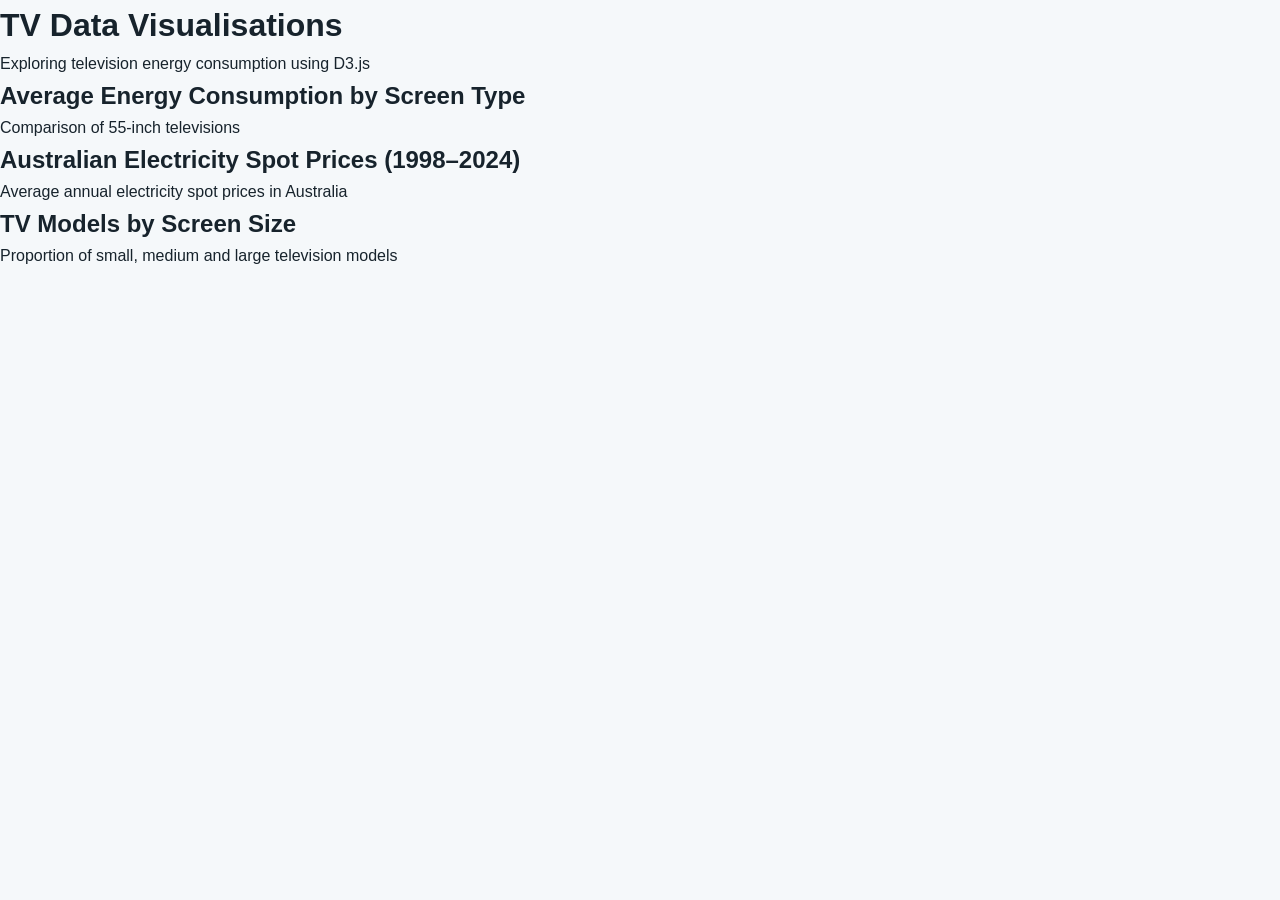
<file: Exercise 5/index.html>
<!DOCTYPE html>
<html lang="en">
<head>
    <meta charset="UTF-8">
    <meta name="viewport" content="width=device-width, initial-scale=1.0">
    <title>TV Data Visualisations</title>
    <link rel="stylesheet" href="css/style.css">
</head>
<body>

    <header>
        <h1>TV Data Visualisations</h1>
        <p>Exploring television energy consumption using D3.js</p>
    </header>

    <main>
        <section>
            <h2>Average Energy Consumption by Screen Type</h2>
            <p>Comparison of 55-inch televisions</p>

            <div id="bar-chart" class="responsive-svg-container"></div>
        </section>
        <section>
            <h2>Australian Electricity Spot Prices (1998–2024)</h2>
            <p>Average annual electricity spot prices in Australia</p>

            <div id="line-chart" class="responsive-svg-container"></div>
        </section>
        <section>
            <h2>TV Models by Screen Size</h2>
            <p>Proportion of small, medium and large television models</p>

            <div id="donut-chart" class="responsive-svg-container"></div>
        </section>
    </main>

    <script src="https://d3js.org/d3.v7.min.js"></script>
    <script src="js/bar-chart.js"></script>
    <script src="js/line-chart.js"></script>
    <script src="js/donut-chart.js"></script>

</body>
</html>
</file>
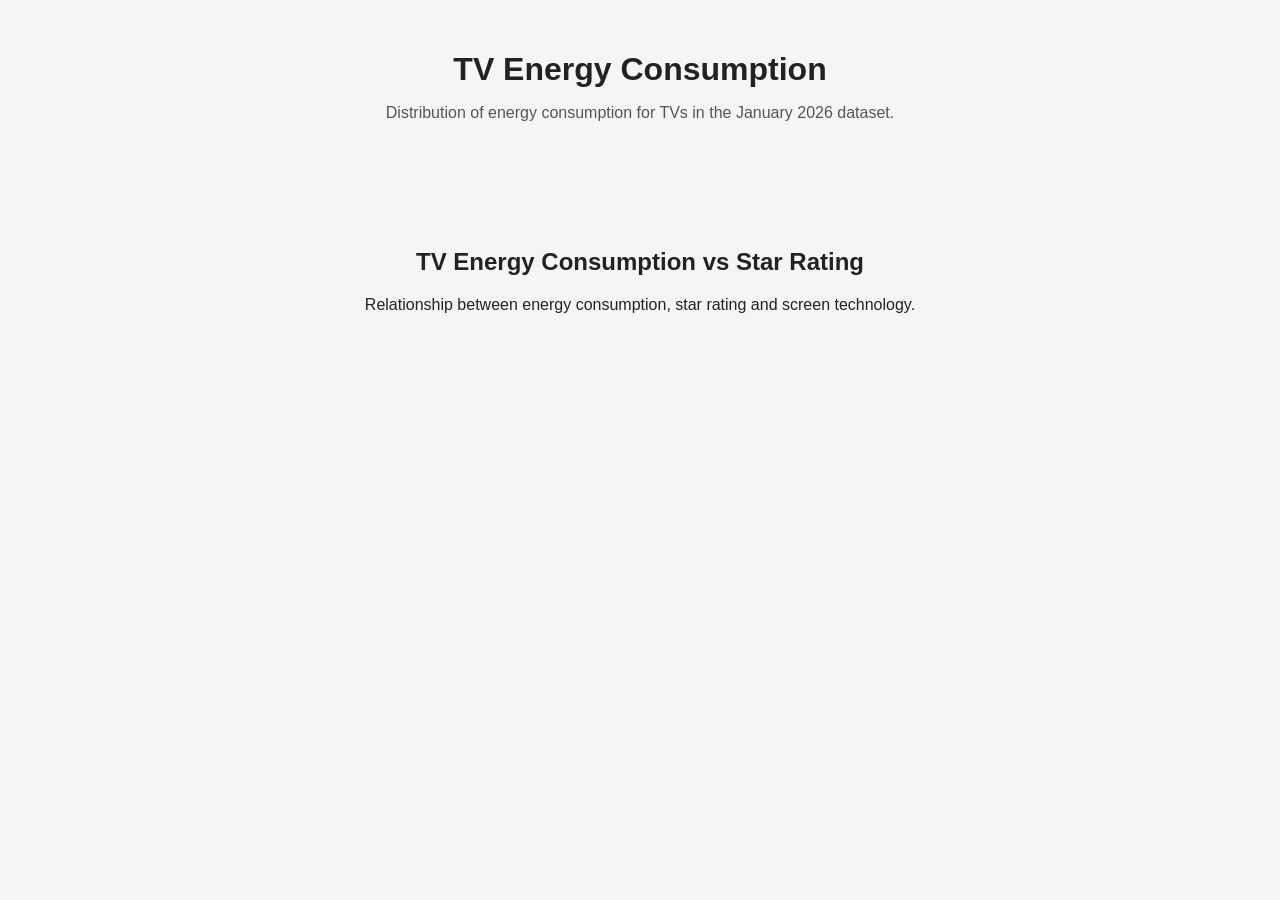
<file: Exercise 6/index.html>
<!DOCTYPE html>
<html lang="en">

<head>
    <meta charset="UTF-8">
    <meta name="viewport" content="width=device-width, initial-scale=1.0">

    <title>TV Energy Consumption Histogram</title>

    <link rel="stylesheet" href="css/base.css">
    <link rel="stylesheet" href="css/visualisation.css">
</head>

<body>

    <header>
        <h1>TV Energy Consumption</h1>
        <p>Distribution of energy consumption for TVs in the January 2026 dataset.</p>
    </header>
    
    <main>
    <div class="histogram-layout">
        <div id="filters_screen"></div>
        <div id="histogram"></div>
    </div>
    </main>
    <section class="scatterplot-section">
    <h2>TV Energy Consumption vs Star Rating</h2>
    <p>Relationship between energy consumption, star rating and screen technology.</p>

    <div id="scatterplot" class="responsive-svg-container"></div>
    </section>

    <script src="https://d3js.org/d3.v7.min.js"></script>

    <script src="js/load-data.js"></script>
    <script src="js/shared-constants.js"></script>
    <script src="js/interactions.js"></script>
    <script src="js/histogram.js"></script>
    <script src="js/scatterplot.js"></script>

</body>

</html>
</file>
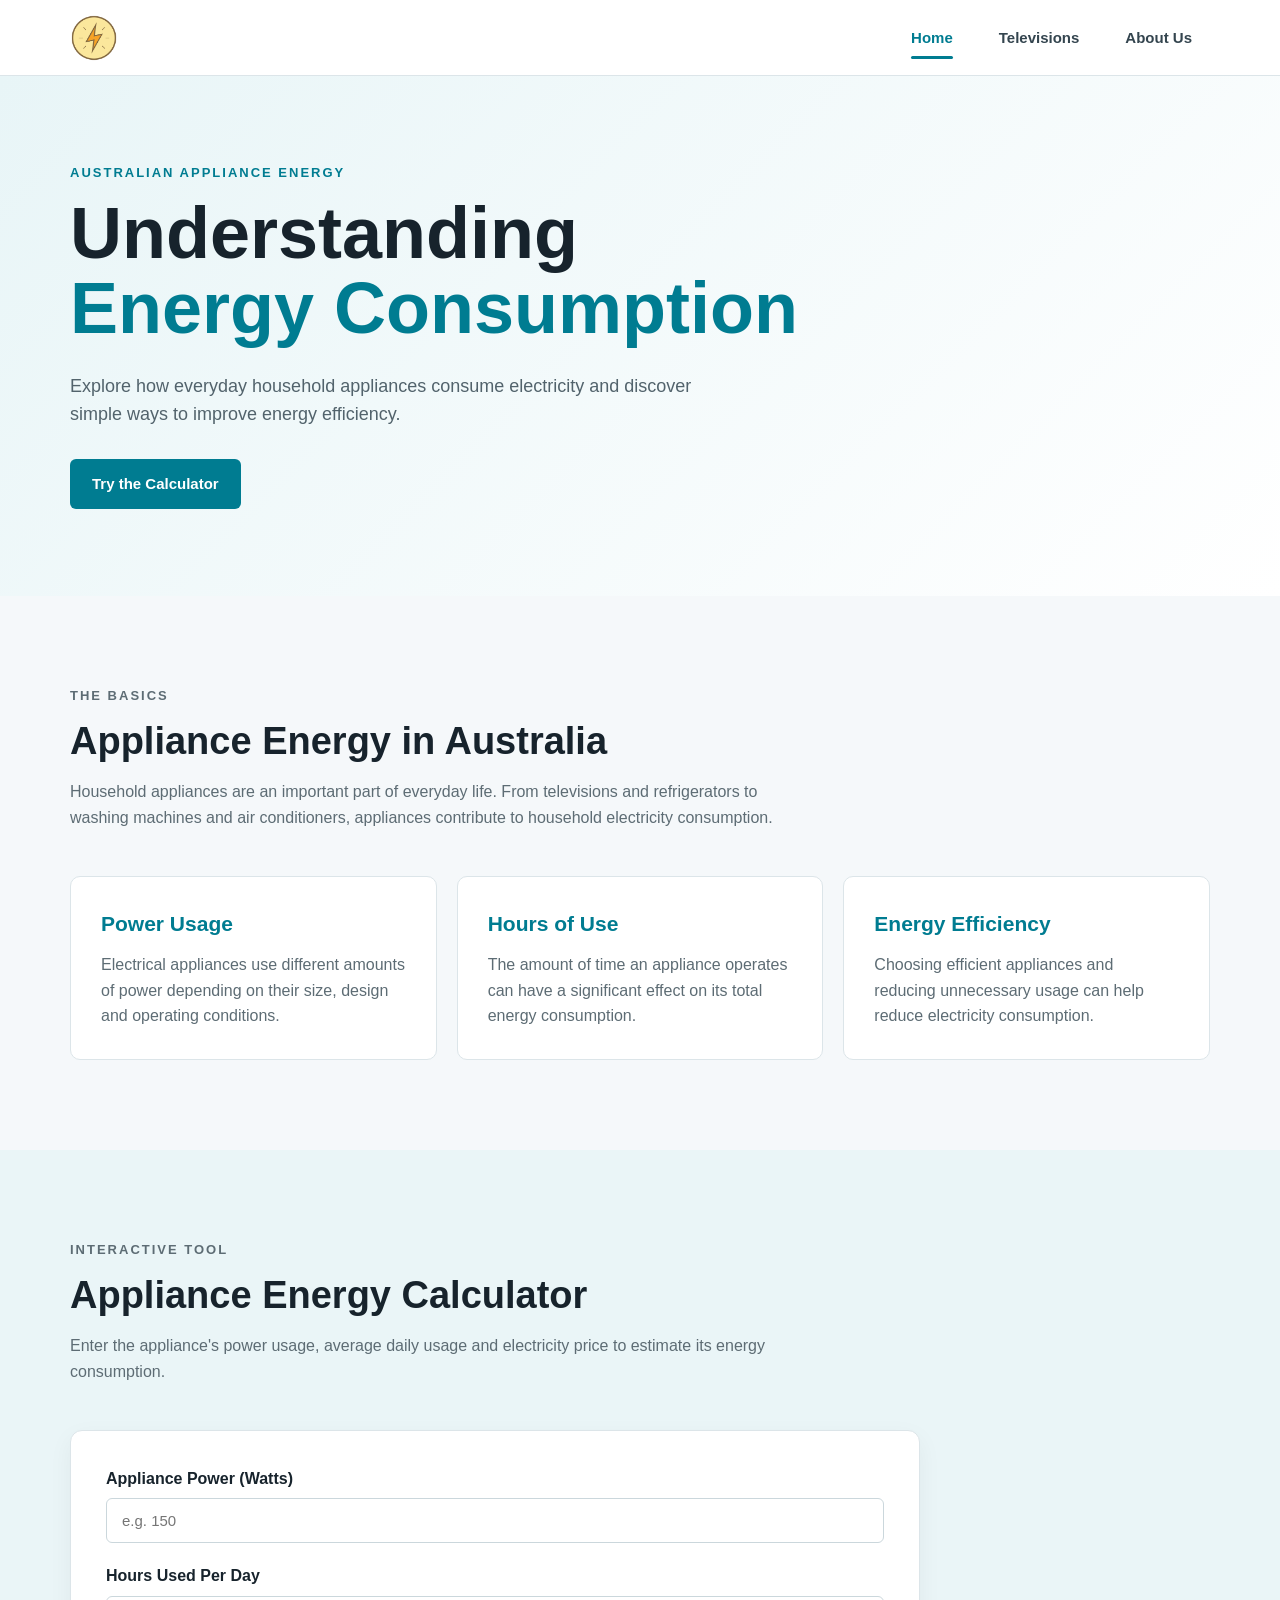
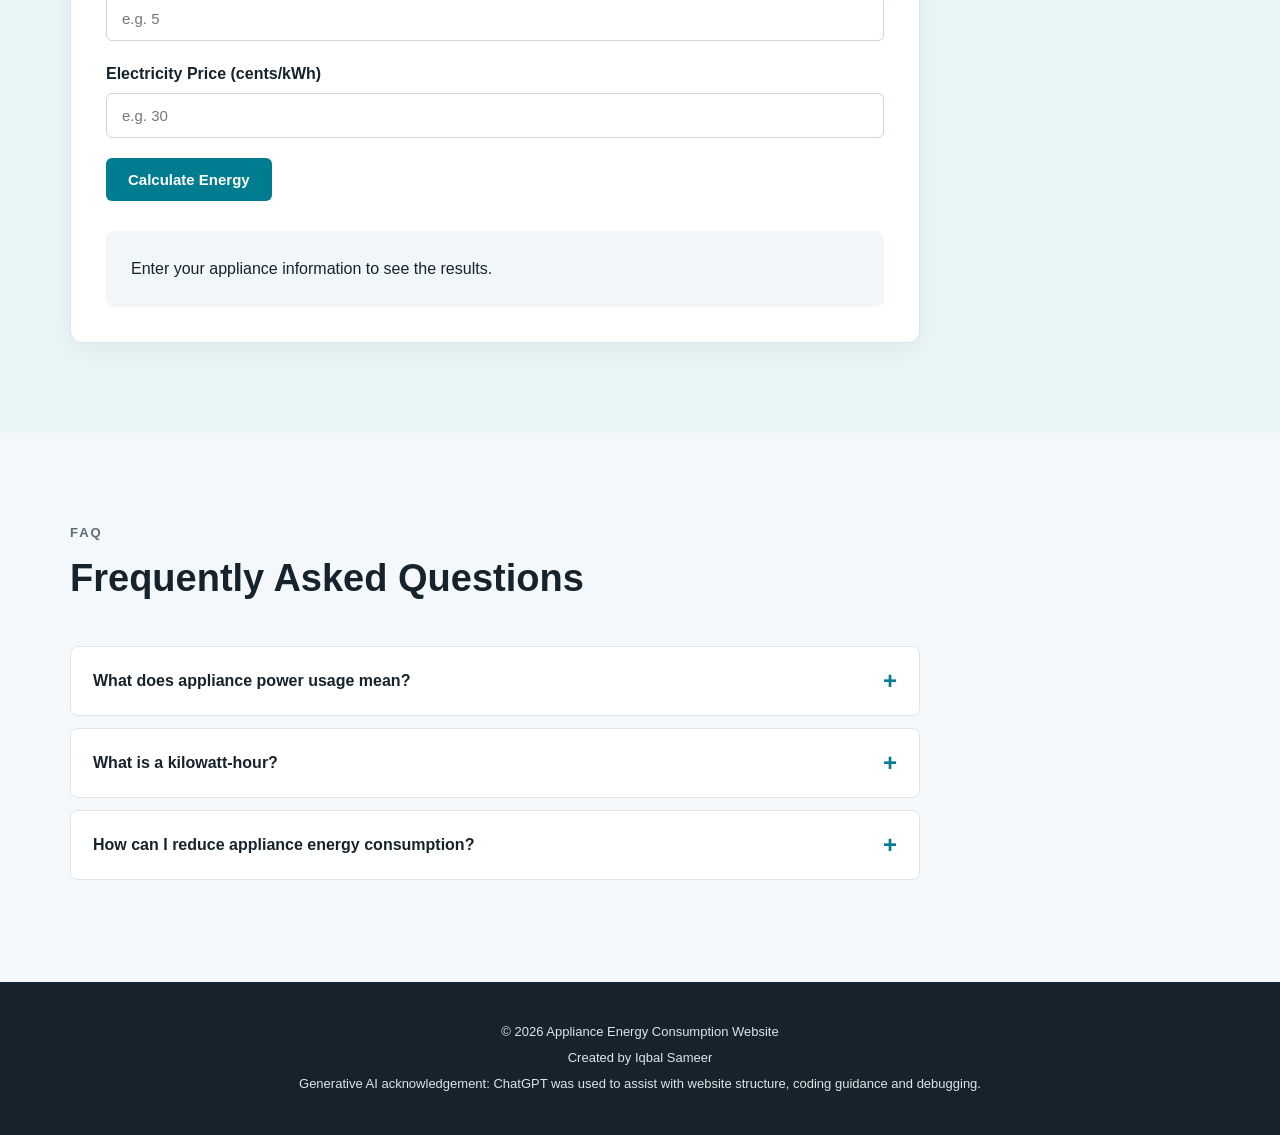
<file: Exercise 0.2/Iqbal_Appliance_Energy_Website/index.html>
<!DOCTYPE html>
<html lang="en">
<head>
    <meta charset="UTF-8">
    <meta name="viewport" content="width=device-width, initial-scale=1.0">

    <title>Appliance Energy Consumption</title>

    <link rel="stylesheet" href="assets/css/style.css">
</head>

<body>

    <!-- Navigation -->
    <header class="site-header">
        <nav class="navbar">

            <a href="index.html" class="logo-link">
                <img src="assets/img/PowerIcon.png" alt="Power logo" class="logo">
            </a>

            <div class="nav-links">
                <a href="index.html" class="nav-link active">Home</a>
                <a href="televisions.html" class="nav-link">Televisions</a>
                <a href="about.html" class="nav-link">About Us</a>
            </div>

        </nav>
    </header>


    <!-- Main Content -->
    <main>

        <!-- Hero Section -->
        <section class="hero">

            <div class="hero-content">
                <p class="eyebrow">AUSTRALIAN APPLIANCE ENERGY</p>

                <h1>
                    Understanding
                    <span>Energy Consumption</span>
                </h1>

                <p class="hero-text">
                    Explore how everyday household appliances consume
                    electricity and discover simple ways to improve
                    energy efficiency.
                </p>

                <a href="#calculator" class="primary-button">
                    Try the Calculator
                </a>
            </div>

        </section>


        <!-- Introduction -->
        <section class="content-section">

            <div class="section-heading">
                <p class="eyebrow">THE BASICS</p>

                <h2>
                    Appliance Energy in Australia
                </h2>

                <p>
                    Household appliances are an important part of everyday
                    life. From televisions and refrigerators to washing
                    machines and air conditioners, appliances contribute
                    to household electricity consumption.
                </p>
            </div>


            <div class="info-grid">

                <article class="info-card">
                    <h3>Power Usage</h3>

                    <p>
                        Electrical appliances use different amounts of
                        power depending on their size, design and operating
                        conditions.
                    </p>
                </article>


                <article class="info-card">
                    <h3>Hours of Use</h3>

                    <p>
                        The amount of time an appliance operates can have
                        a significant effect on its total energy consumption.
                    </p>
                </article>


                <article class="info-card">
                    <h3>Energy Efficiency</h3>

                    <p>
                        Choosing efficient appliances and reducing
                        unnecessary usage can help reduce electricity
                        consumption.
                    </p>
                </article>

            </div>

        </section>


        <!-- Calculator -->
        <section class="calculator-section" id="calculator">

            <div class="section-heading">
                <p class="eyebrow">INTERACTIVE TOOL</p>

                <h2>Appliance Energy Calculator</h2>

                <p>
                    Enter the appliance's power usage, average daily usage
                    and electricity price to estimate its energy consumption.
                </p>
            </div>


            <div class="calculator">

                <form id="energy-form">

                    <div class="form-group">
                        <label for="power">
                            Appliance Power (Watts)
                        </label>

                        <input
                            type="number"
                            id="power"
                            name="power"
                            placeholder="e.g. 150"
                            min="1"
                        >
                    </div>


                    <div class="form-group">
                        <label for="hours">
                            Hours Used Per Day
                        </label>

                        <input
                            type="number"
                            id="hours"
                            name="hours"
                            placeholder="e.g. 5"
                            min="0"
                            max="24"
                            step="0.5"
                        >
                    </div>


                    <div class="form-group">
                        <label for="price">
                            Electricity Price (cents/kWh)
                        </label>

                        <input
                            type="number"
                            id="price"
                            name="price"
                            placeholder="e.g. 30"
                            min="0"
                            step="0.1"
                        >
                    </div>


                    <button type="submit" class="primary-button">
                        Calculate Energy
                    </button>

                </form>


                <!-- JavaScript will update this area -->
                <div id="calculator-results" class="calculator-results">

                    <p>
                        Enter your appliance information to see the results.
                    </p>

                </div>

            </div>

        </section>


        <!-- FAQ -->
        <section class="faq-section">

            <div class="section-heading">
                <p class="eyebrow">FAQ</p>

                <h2>Frequently Asked Questions</h2>
            </div>


            <div class="faq-container">

                <div class="faq-item">

                    <button class="faq-question">
                        What does appliance power usage mean?

                        <span>+</span>
                    </button>

                    <div class="faq-answer">
                        <p>
                            Power usage describes how much electrical power
                            an appliance uses while it is operating. It is
                            commonly measured in watts.
                        </p>
                    </div>

                </div>


                <div class="faq-item">

                    <button class="faq-question">
                        What is a kilowatt-hour?

                        <span>+</span>
                    </button>

                    <div class="faq-answer">
                        <p>
                            A kilowatt-hour, or kWh, is a unit used to measure
                            the amount of electrical energy consumed over time.
                        </p>
                    </div>

                </div>


                <div class="faq-item">

                    <button class="faq-question">
                        How can I reduce appliance energy consumption?

                        <span>+</span>
                    </button>

                    <div class="faq-answer">
                        <p>
                            Reducing unnecessary usage, choosing efficient
                            appliances and avoiding leaving appliances running
                            when they are not needed can help reduce energy
                            consumption.
                        </p>
                    </div>

                </div>

            </div>

        </section>

    </main>


    <!-- Footer -->
    <footer class="site-footer">

        <p>
            &copy; 2026 Appliance Energy Consumption Website
        </p>

        <p>
            Created by Iqbal Sameer
        </p>

        <p>
            Generative AI acknowledgement:
            ChatGPT was used to assist with website structure,
            coding guidance and debugging.
        </p>

    </footer>


    <script src="assets/js/script.js"></script>

</body>
</html>
</file>
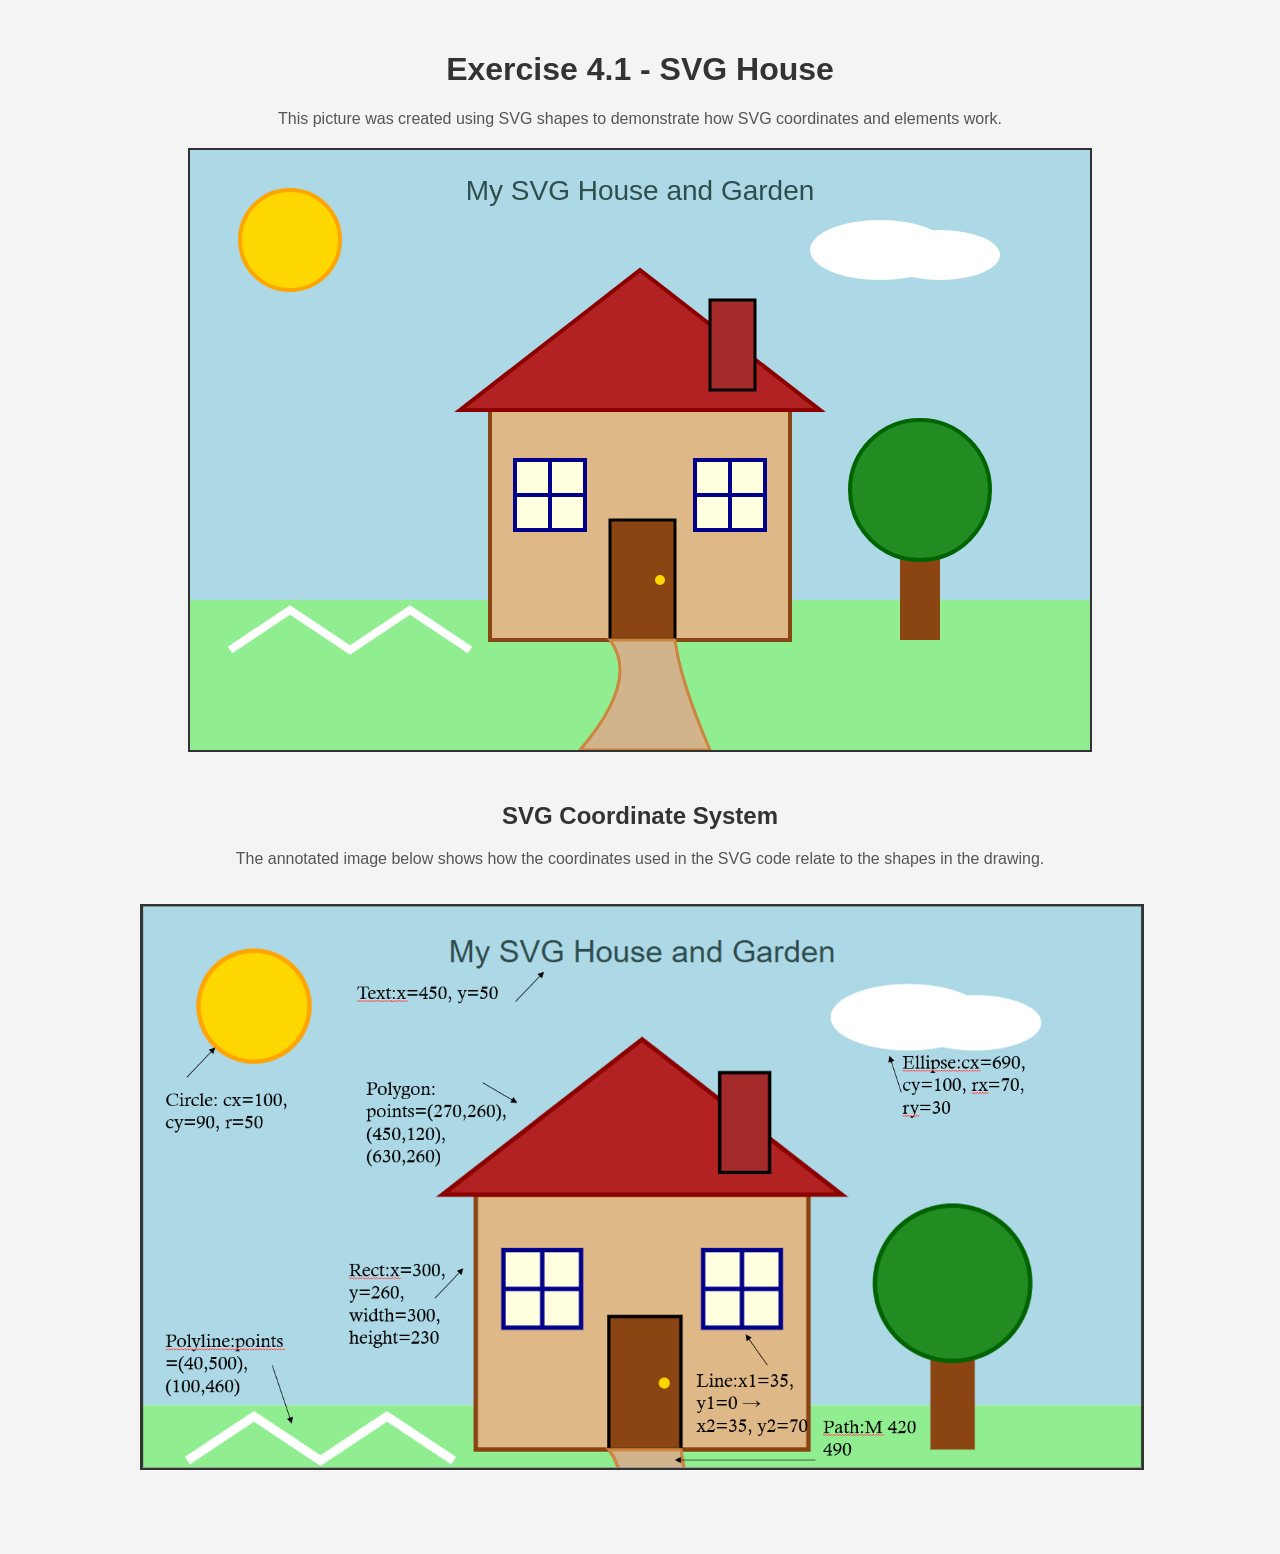
<file: Exercise 4/Exercise 4.1/index.html>
<!DOCTYPE html>
<html lang="en">
<head>
    <meta charset="UTF-8">
    <meta name="viewport" content="width=device-width, initial-scale=1.0">
    <title>Exercise 4.1 - SVG House</title>
    <link rel="stylesheet" href="style.css">
</head>

<body>

    <h1>Exercise 4.1 - SVG House</h1>

    <p>
        This picture was created using SVG shapes to demonstrate
        how SVG coordinates and elements work.
    </p>

    <svg width="900" height="600" viewBox="0 0 900 600">

        <!-- Sky -->
        <rect x="0" y="0" width="900" height="450" fill="lightblue" />

        <!-- Grass -->
        <rect x="0" y="450" width="900" height="150" fill="lightgreen" />

        <!-- Sun -->
        <circle cx="100" cy="90" r="50"
                fill="gold"
                stroke="orange"
                stroke-width="4" />

        <!-- Cloud -->
        <ellipse cx="690" cy="100" rx="70" ry="30" fill="white" />
        <ellipse cx="750" cy="105" rx="60" ry="25" fill="white" />

        <!-- House body -->
        <rect x="300" y="260"
              width="300" height="230"
              fill="burlywood"
              stroke="saddlebrown"
              stroke-width="4" />

        <!-- Roof -->
        <polygon points="270,260 450,120 630,260"
                 fill="firebrick"
                 stroke="darkred"
                 stroke-width="4" />

        <!-- Chimney -->
        <rect x="520" y="150"
              width="45" height="90"
              fill="brown"
              stroke="black"
              stroke-width="3" />

        <!-- Door -->
        <rect x="420" y="370"
              width="65" height="120"
              fill="saddlebrown"
              stroke="black"
              stroke-width="3" />

        <!-- Door handle -->
        <circle cx="470" cy="430" r="5" fill="gold" />

        <!-- Windows grouped together -->
        <!-- Windows grouped together -->
<g class="windows"
   transform="translate(325, 310)"
   fill="lightyellow"
   stroke="darkblue"
   stroke-width="4">

    <!-- Left window -->
    <rect x="0" y="0" width="70" height="70" />

    <line x1="35" y1="0" x2="35" y2="70" />
    <line x1="0" y1="35" x2="70" y2="35" />

    <!-- Right window -->
    <rect x="180" y="0" width="70" height="70" />

    <line x1="215" y1="0" x2="215" y2="70" />
    <line x1="180" y1="35" x2="250" y2="35" />

</g>

        <!-- Garden path -->
        <path d="M 420 490 Q 450 530 390 600
                 L 520 600
                 Q 490 530 485 490 Z"
              fill="tan"
              stroke="peru"
              stroke-width="3" />

        <!-- Fence -->
        <polyline points="40,500 100,460 160,500 220,460 280,500"
                  fill="none"
                  stroke="white"
                  stroke-width="8" />

        <!-- Tree trunk -->
        <rect x="710" y="370"
              width="40" height="120"
              fill="saddlebrown" />

        <!-- Tree -->
        <circle cx="730" cy="340" r="70"
                fill="forestgreen"
                stroke="darkgreen"
                stroke-width="4" />

        <!-- Label -->
        <text x="450"
              y="50"
              text-anchor="middle"
              font-size="28"
              font-family="Arial"
              fill="darkslategray">
            My SVG House and Garden
        </text>

    </svg>
    <section class="coordinates">
    <h2>SVG Coordinate System</h2>

    <p>
        The annotated image below shows how the coordinates used in
        the SVG code relate to the shapes in the drawing.
    </p>

    <img
        src="images/svg-coordinates.png"
        alt="Annotated SVG house showing the coordinates of different SVG shapes"
    >
</section>

</body>
</html>
</file>
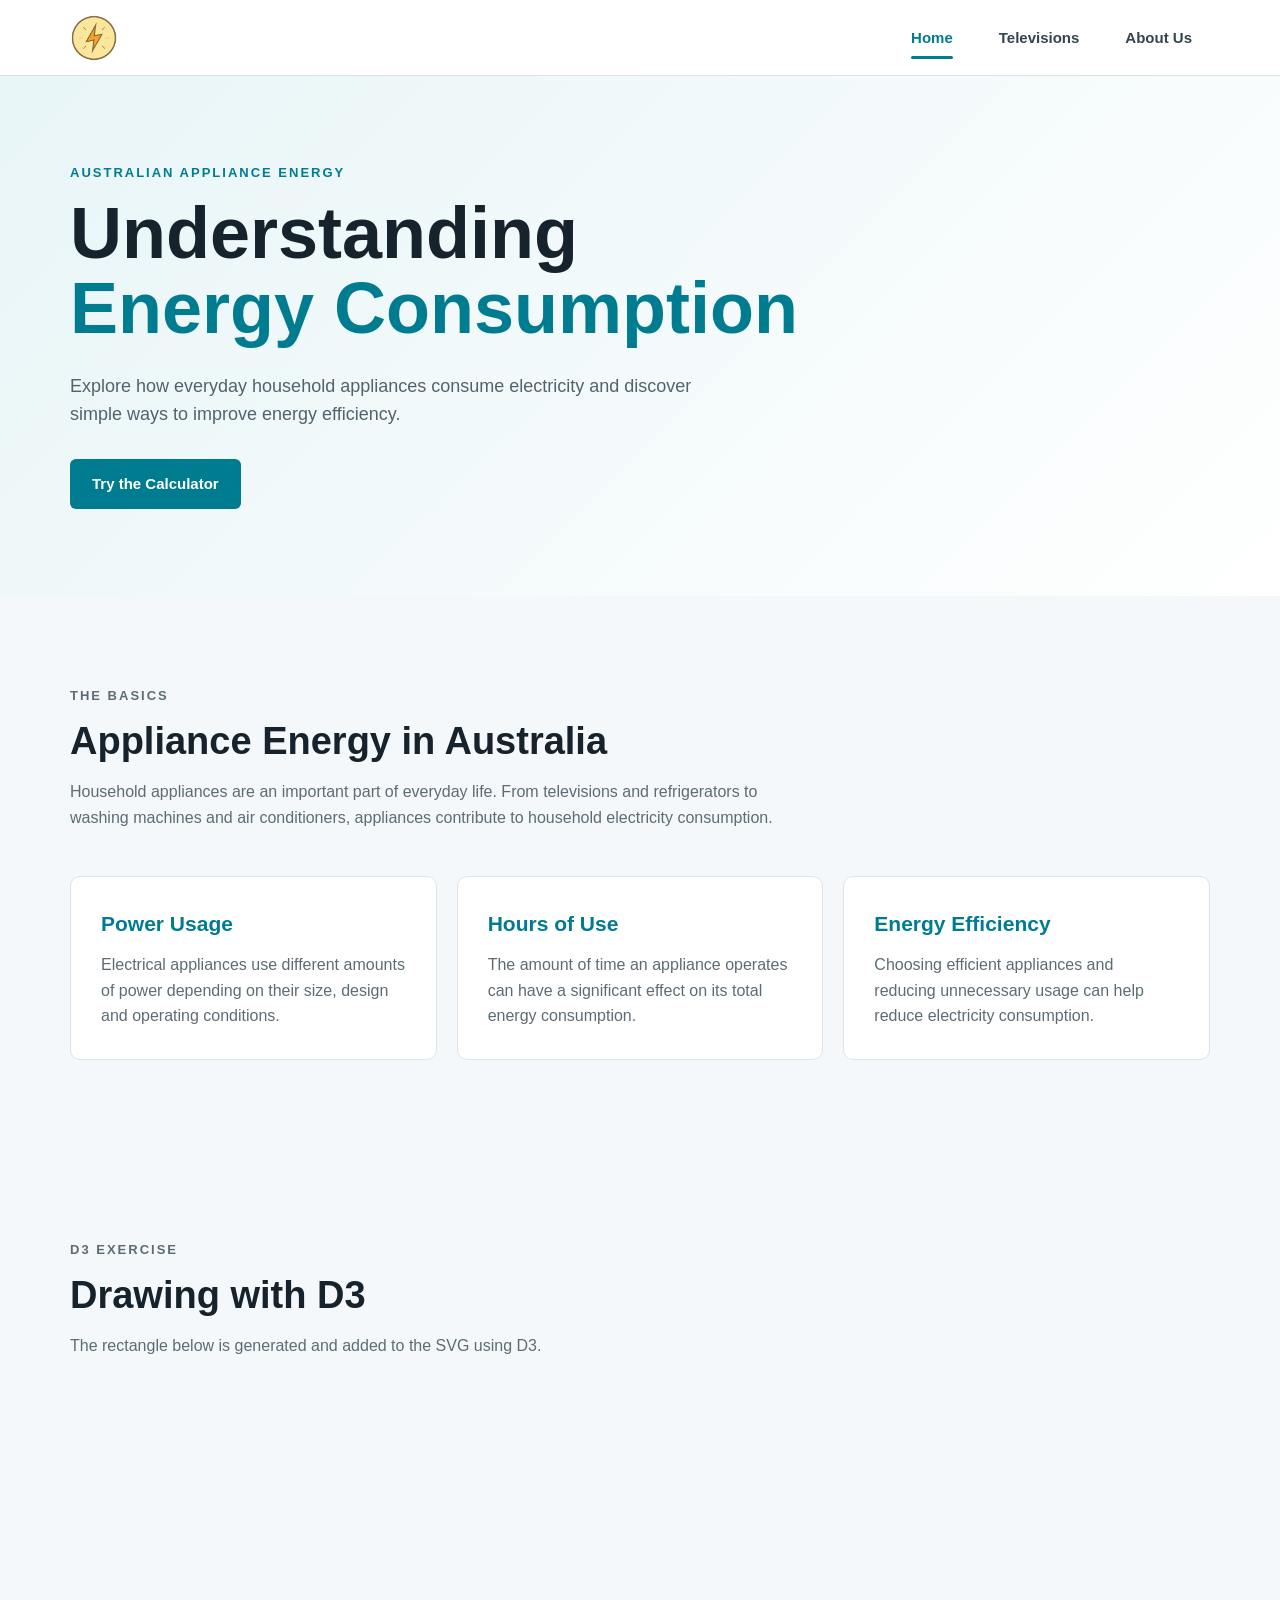
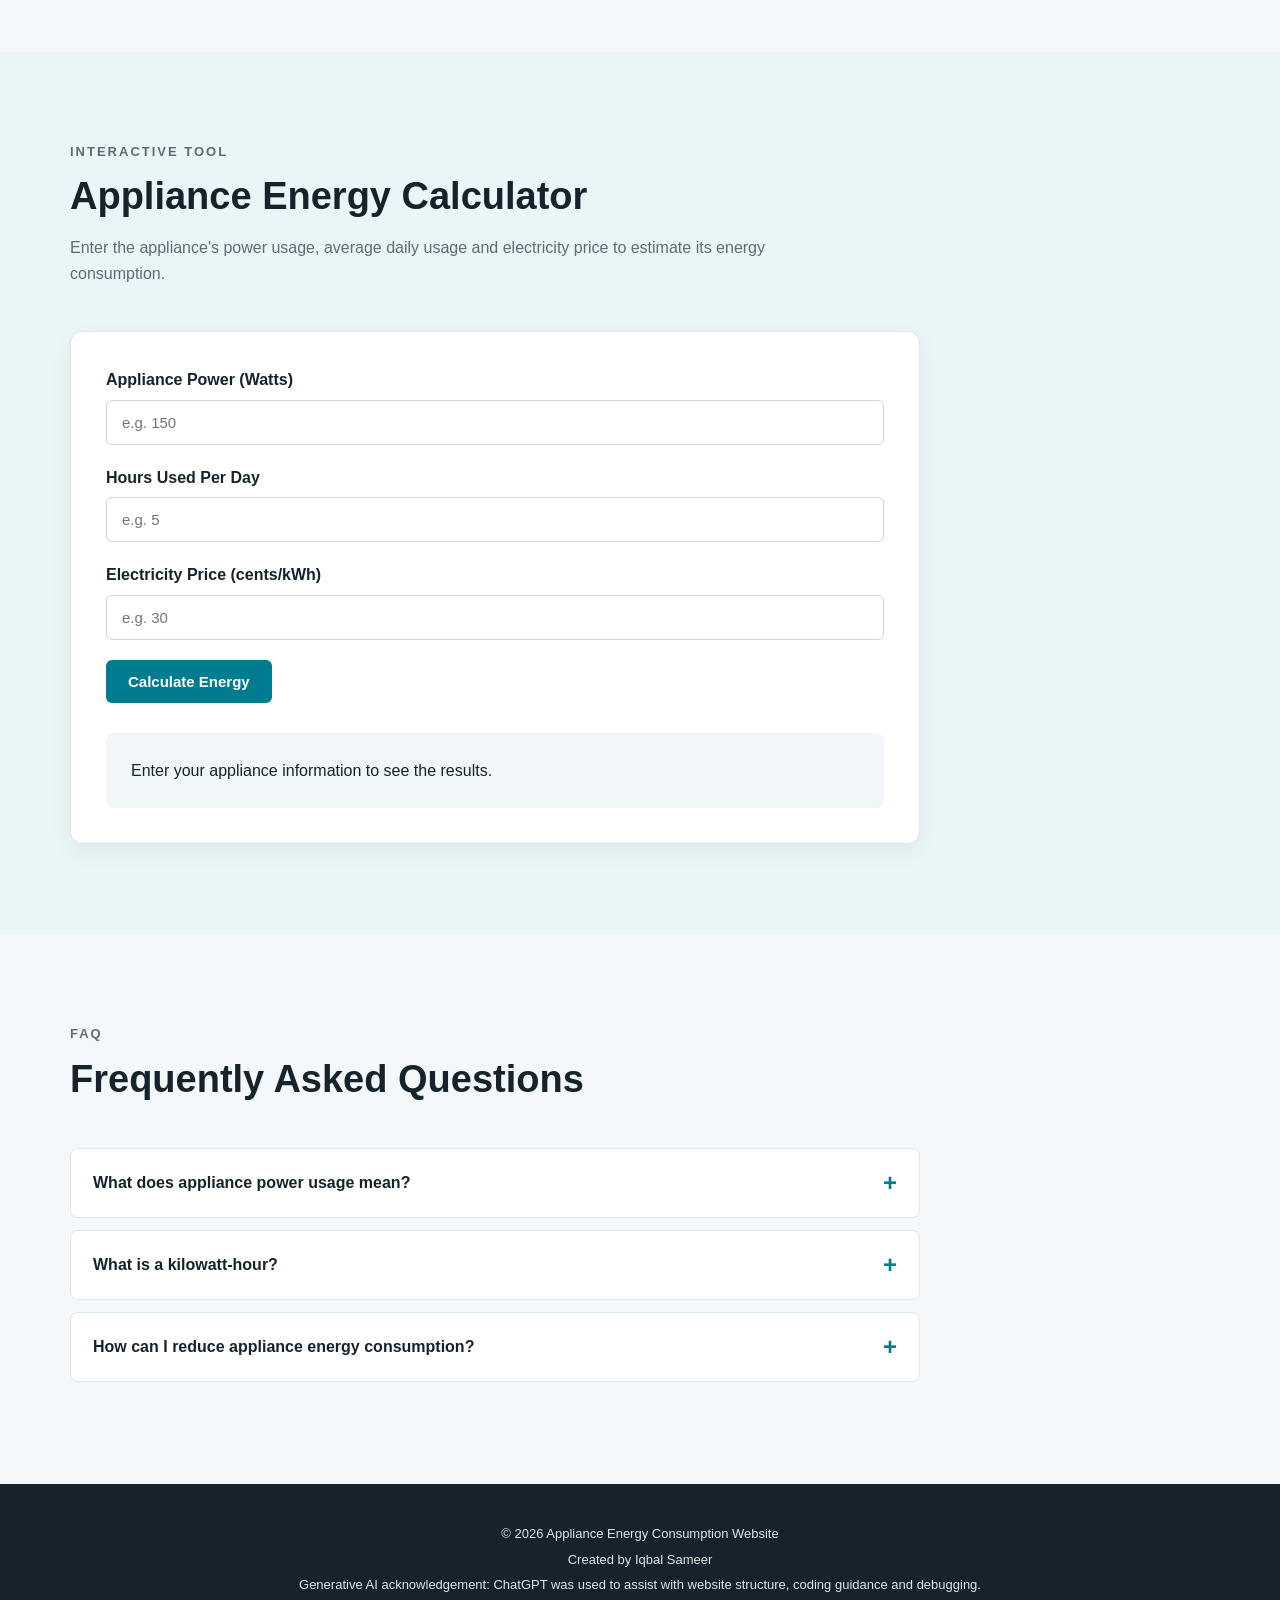
<file: Exercise 4/Exercise 4.2/index.html>
<!DOCTYPE html>
<html lang="en">
<head>
    <meta charset="UTF-8">
    <meta name="viewport" content="width=device-width, initial-scale=1.0">

    <title>Appliance Energy Consumption</title>

    <link rel="stylesheet" href="assets/css/style.css">
</head>

<body>

    <!-- Navigation -->
    <header class="site-header">
        <nav class="navbar">

            <a href="index.html" class="logo-link">
                <img src="assets/img/PowerIcon.png" alt="Power logo" class="logo">
            </a>

            <div class="nav-links">
                <a href="index.html" class="nav-link active">Home</a>
                <a href="televisions.html" class="nav-link">Televisions</a>
                <a href="about.html" class="nav-link">About Us</a>
            </div>

        </nav>
    </header>


    <!-- Main Content -->
    <main>

        <!-- Hero Section -->
        <section class="hero">

            <div class="hero-content">
                <p class="eyebrow">AUSTRALIAN APPLIANCE ENERGY</p>

                <h1>
                    Understanding
                    <span>Energy Consumption</span>
                </h1>

                <p class="hero-text">
                    Explore how everyday household appliances consume
                    electricity and discover simple ways to improve
                    energy efficiency.
                </p>

                <a href="#calculator" class="primary-button">
                    Try the Calculator
                </a>
            </div>

        </section>


        <!-- Introduction -->
        <section class="content-section">

            <div class="section-heading">
                <p class="eyebrow">THE BASICS</p>

                <h2>
                    Appliance Energy in Australia
                </h2>

                <p>
                    Household appliances are an important part of everyday
                    life. From televisions and refrigerators to washing
                    machines and air conditioners, appliances contribute
                    to household electricity consumption.
                </p>
            </div>


            <div class="info-grid">

                <article class="info-card">
                    <h3>Power Usage</h3>

                    <p>
                        Electrical appliances use different amounts of
                        power depending on their size, design and operating
                        conditions.
                    </p>
                </article>


                <article class="info-card">
                    <h3>Hours of Use</h3>

                    <p>
                        The amount of time an appliance operates can have
                        a significant effect on its total energy consumption.
                    </p>
                </article>


                <article class="info-card">
                    <h3>Energy Efficiency</h3>

                    <p>
                        Choosing efficient appliances and reducing
                        unnecessary usage can help reduce electricity
                        consumption.
                    </p>
                </article>

            </div>

        </section>
        <!-- D3 Exercise -->
<section class="content-section">

    <div class="section-heading">
        <p class="eyebrow">D3 EXERCISE</p>
        <h2>Drawing with D3</h2>

        <p>
            The rectangle below is generated and added to the SVG
            using D3.
        </p>
    </div>

    <svg id="d3-demo" width="500" height="150"></svg>

</section>

        <!-- Calculator -->
        <section class="calculator-section" id="calculator">

            <div class="section-heading">
                <p class="eyebrow">INTERACTIVE TOOL</p>

                <h2>Appliance Energy Calculator</h2>

                <p>
                    Enter the appliance's power usage, average daily usage
                    and electricity price to estimate its energy consumption.
                </p>
            </div>


            <div class="calculator">

                <form id="energy-form">

                    <div class="form-group">
                        <label for="power">
                            Appliance Power (Watts)
                        </label>

                        <input
                            type="number"
                            id="power"
                            name="power"
                            placeholder="e.g. 150"
                            min="1"
                        >
                    </div>


                    <div class="form-group">
                        <label for="hours">
                            Hours Used Per Day
                        </label>

                        <input
                            type="number"
                            id="hours"
                            name="hours"
                            placeholder="e.g. 5"
                            min="0"
                            max="24"
                            step="0.5"
                        >
                    </div>


                    <div class="form-group">
                        <label for="price">
                            Electricity Price (cents/kWh)
                        </label>

                        <input
                            type="number"
                            id="price"
                            name="price"
                            placeholder="e.g. 30"
                            min="0"
                            step="0.1"
                        >
                    </div>


                    <button type="submit" class="primary-button">
                        Calculate Energy
                    </button>

                </form>


                <!-- JavaScript will update this area -->
                <div id="calculator-results" class="calculator-results">

                    <p>
                        Enter your appliance information to see the results.
                    </p>

                </div>

            </div>

        </section>


        <!-- FAQ -->
        <section class="faq-section">

            <div class="section-heading">
                <p class="eyebrow">FAQ</p>

                <h2>Frequently Asked Questions</h2>
            </div>


            <div class="faq-container">

                <div class="faq-item">

                    <button class="faq-question">
                        What does appliance power usage mean?

                        <span>+</span>
                    </button>

                    <div class="faq-answer">
                        <p>
                            Power usage describes how much electrical power
                            an appliance uses while it is operating. It is
                            commonly measured in watts.
                        </p>
                    </div>

                </div>


                <div class="faq-item">

                    <button class="faq-question">
                        What is a kilowatt-hour?

                        <span>+</span>
                    </button>

                    <div class="faq-answer">
                        <p>
                            A kilowatt-hour, or kWh, is a unit used to measure
                            the amount of electrical energy consumed over time.
                        </p>
                    </div>

                </div>


                <div class="faq-item">

                    <button class="faq-question">
                        How can I reduce appliance energy consumption?

                        <span>+</span>
                    </button>

                    <div class="faq-answer">
                        <p>
                            Reducing unnecessary usage, choosing efficient
                            appliances and avoiding leaving appliances running
                            when they are not needed can help reduce energy
                            consumption.
                        </p>
                    </div>

                </div>

            </div>

        </section>

    </main>


    <!-- Footer -->
    <footer class="site-footer">

        <p>
            &copy; 2026 Appliance Energy Consumption Website
        </p>

        <p>
            Created by Iqbal Sameer
        </p>

        <p>
            Generative AI acknowledgement:
            ChatGPT was used to assist with website structure,
            coding guidance and debugging.
        </p>

    </footer>


    <script src="assets/js/script.js"></script>
    <script src="https://d3js.org/d3.v7.min.js"></script>
    <script src="assets/js/main.js"></script>  

</body>
</html>
</file>
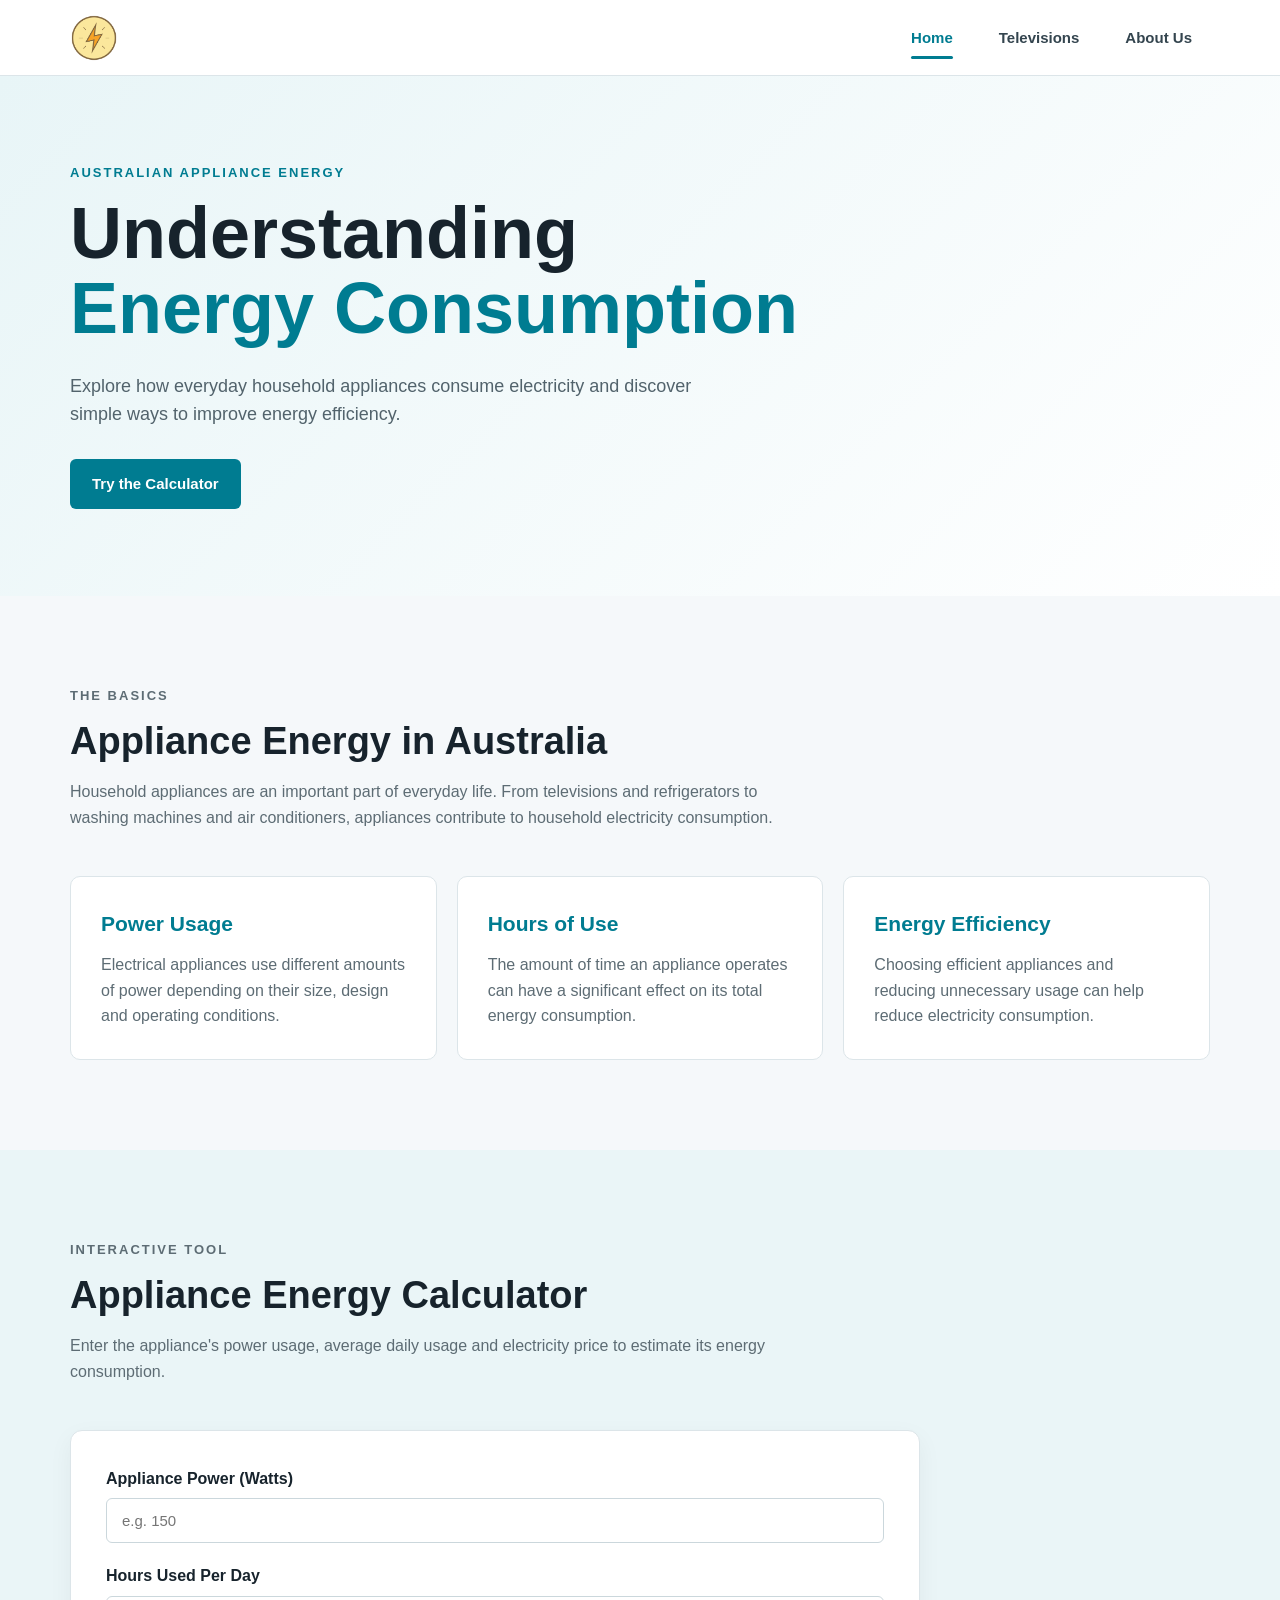
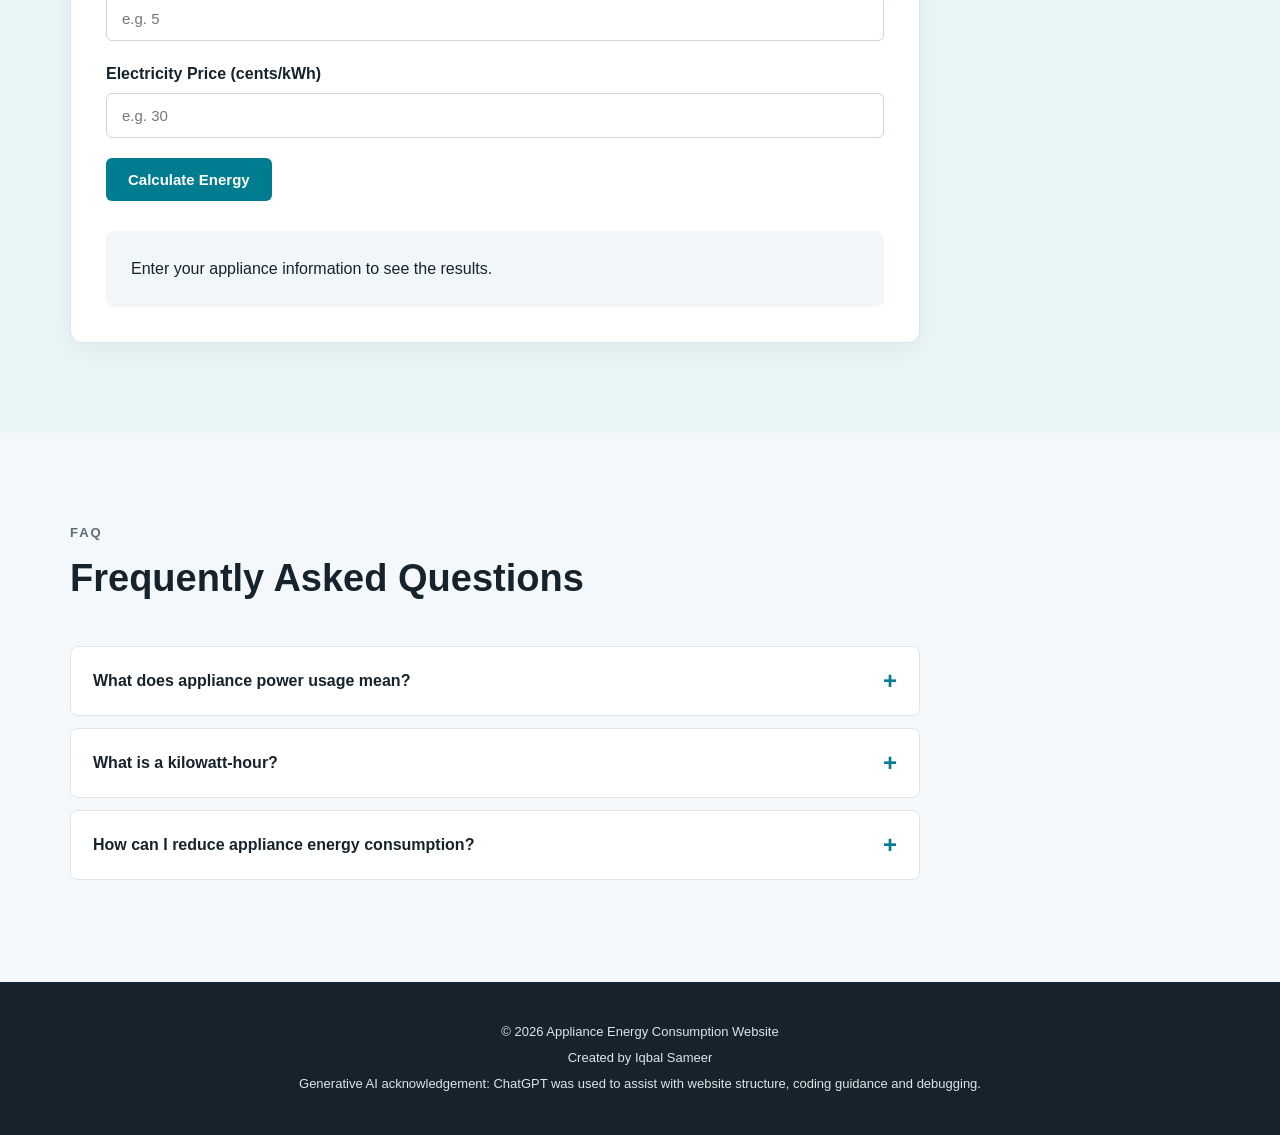
<file: Exercise 4/Exercise 4.3/index.html>
<!DOCTYPE html>
<html lang="en">
<head>
    <meta charset="UTF-8">
    <meta name="viewport" content="width=device-width, initial-scale=1.0">

    <title>Appliance Energy Consumption</title>

    <link rel="stylesheet" href="assets/css/style.css">
</head>

<body>

    <!-- Navigation -->
    <header class="site-header">
        <nav class="navbar">

            <a href="index.html" class="logo-link">
                <img src="assets/img/PowerIcon.png" alt="Power logo" class="logo">
            </a>

            <div class="nav-links">
                <a href="index.html" class="nav-link active">Home</a>
                <a href="televisions.html" class="nav-link">Televisions</a>
                <a href="about.html" class="nav-link">About Us</a>
            </div>

        </nav>
    </header>


    <!-- Main Content -->
    <main>

        <!-- Hero Section -->
        <section class="hero">

            <div class="hero-content">
                <p class="eyebrow">AUSTRALIAN APPLIANCE ENERGY</p>

                <h1>
                    Understanding
                    <span>Energy Consumption</span>
                </h1>

                <p class="hero-text">
                    Explore how everyday household appliances consume
                    electricity and discover simple ways to improve
                    energy efficiency.
                </p>

                <a href="#calculator" class="primary-button">
                    Try the Calculator
                </a>
            </div>

        </section>


        <!-- Introduction -->
        <section class="content-section">

            <div class="section-heading">
                <p class="eyebrow">THE BASICS</p>

                <h2>
                    Appliance Energy in Australia
                </h2>

                <p>
                    Household appliances are an important part of everyday
                    life. From televisions and refrigerators to washing
                    machines and air conditioners, appliances contribute
                    to household electricity consumption.
                </p>
            </div>


            <div class="info-grid">

                <article class="info-card">
                    <h3>Power Usage</h3>

                    <p>
                        Electrical appliances use different amounts of
                        power depending on their size, design and operating
                        conditions.
                    </p>
                </article>


                <article class="info-card">
                    <h3>Hours of Use</h3>

                    <p>
                        The amount of time an appliance operates can have
                        a significant effect on its total energy consumption.
                    </p>
                </article>


                <article class="info-card">
                    <h3>Energy Efficiency</h3>

                    <p>
                        Choosing efficient appliances and reducing
                        unnecessary usage can help reduce electricity
                        consumption.
                    </p>
                </article>

            </div>

        </section>
        <div class="responsive-svg-container"></div>


        <!-- Calculator -->
        <section class="calculator-section" id="calculator">

            <div class="section-heading">
                <p class="eyebrow">INTERACTIVE TOOL</p>

                <h2>Appliance Energy Calculator</h2>

                <p>
                    Enter the appliance's power usage, average daily usage
                    and electricity price to estimate its energy consumption.
                </p>
            </div>


            <div class="calculator">

                <form id="energy-form">

                    <div class="form-group">
                        <label for="power">
                            Appliance Power (Watts)
                        </label>

                        <input
                            type="number"
                            id="power"
                            name="power"
                            placeholder="e.g. 150"
                            min="1"
                        >
                    </div>


                    <div class="form-group">
                        <label for="hours">
                            Hours Used Per Day
                        </label>

                        <input
                            type="number"
                            id="hours"
                            name="hours"
                            placeholder="e.g. 5"
                            min="0"
                            max="24"
                            step="0.5"
                        >
                    </div>


                    <div class="form-group">
                        <label for="price">
                            Electricity Price (cents/kWh)
                        </label>

                        <input
                            type="number"
                            id="price"
                            name="price"
                            placeholder="e.g. 30"
                            min="0"
                            step="0.1"
                        >
                    </div>


                    <button type="submit" class="primary-button">
                        Calculate Energy
                    </button>

                </form>


                <!-- JavaScript will update this area -->
                <div id="calculator-results" class="calculator-results">

                    <p>
                        Enter your appliance information to see the results.
                    </p>

                </div>

            </div>

        </section>


        <!-- FAQ -->
        <section class="faq-section">

            <div class="section-heading">
                <p class="eyebrow">FAQ</p>

                <h2>Frequently Asked Questions</h2>
            </div>


            <div class="faq-container">

                <div class="faq-item">

                    <button class="faq-question">
                        What does appliance power usage mean?

                        <span>+</span>
                    </button>

                    <div class="faq-answer">
                        <p>
                            Power usage describes how much electrical power
                            an appliance uses while it is operating. It is
                            commonly measured in watts.
                        </p>
                    </div>

                </div>


                <div class="faq-item">

                    <button class="faq-question">
                        What is a kilowatt-hour?

                        <span>+</span>
                    </button>

                    <div class="faq-answer">
                        <p>
                            A kilowatt-hour, or kWh, is a unit used to measure
                            the amount of electrical energy consumed over time.
                        </p>
                    </div>

                </div>


                <div class="faq-item">

                    <button class="faq-question">
                        How can I reduce appliance energy consumption?

                        <span>+</span>
                    </button>

                    <div class="faq-answer">
                        <p>
                            Reducing unnecessary usage, choosing efficient
                            appliances and avoiding leaving appliances running
                            when they are not needed can help reduce energy
                            consumption.
                        </p>
                    </div>

                </div>

            </div>

        </section>

    </main>


    <!-- Footer -->
    <footer class="site-footer">

        <p>
            &copy; 2026 Appliance Energy Consumption Website
        </p>

        <p>
            Created by Iqbal Sameer
        </p>

        <p>
            Generative AI acknowledgement:
            ChatGPT was used to assist with website structure,
            coding guidance and debugging.
        </p>

    </footer>


    <script src="assets/js/script.js"></script>
    <script src="https://d3js.org/d3.v7.min.js"></script>
    <script src="assets/js/main.js"></script>

</body>
</html>
</file>
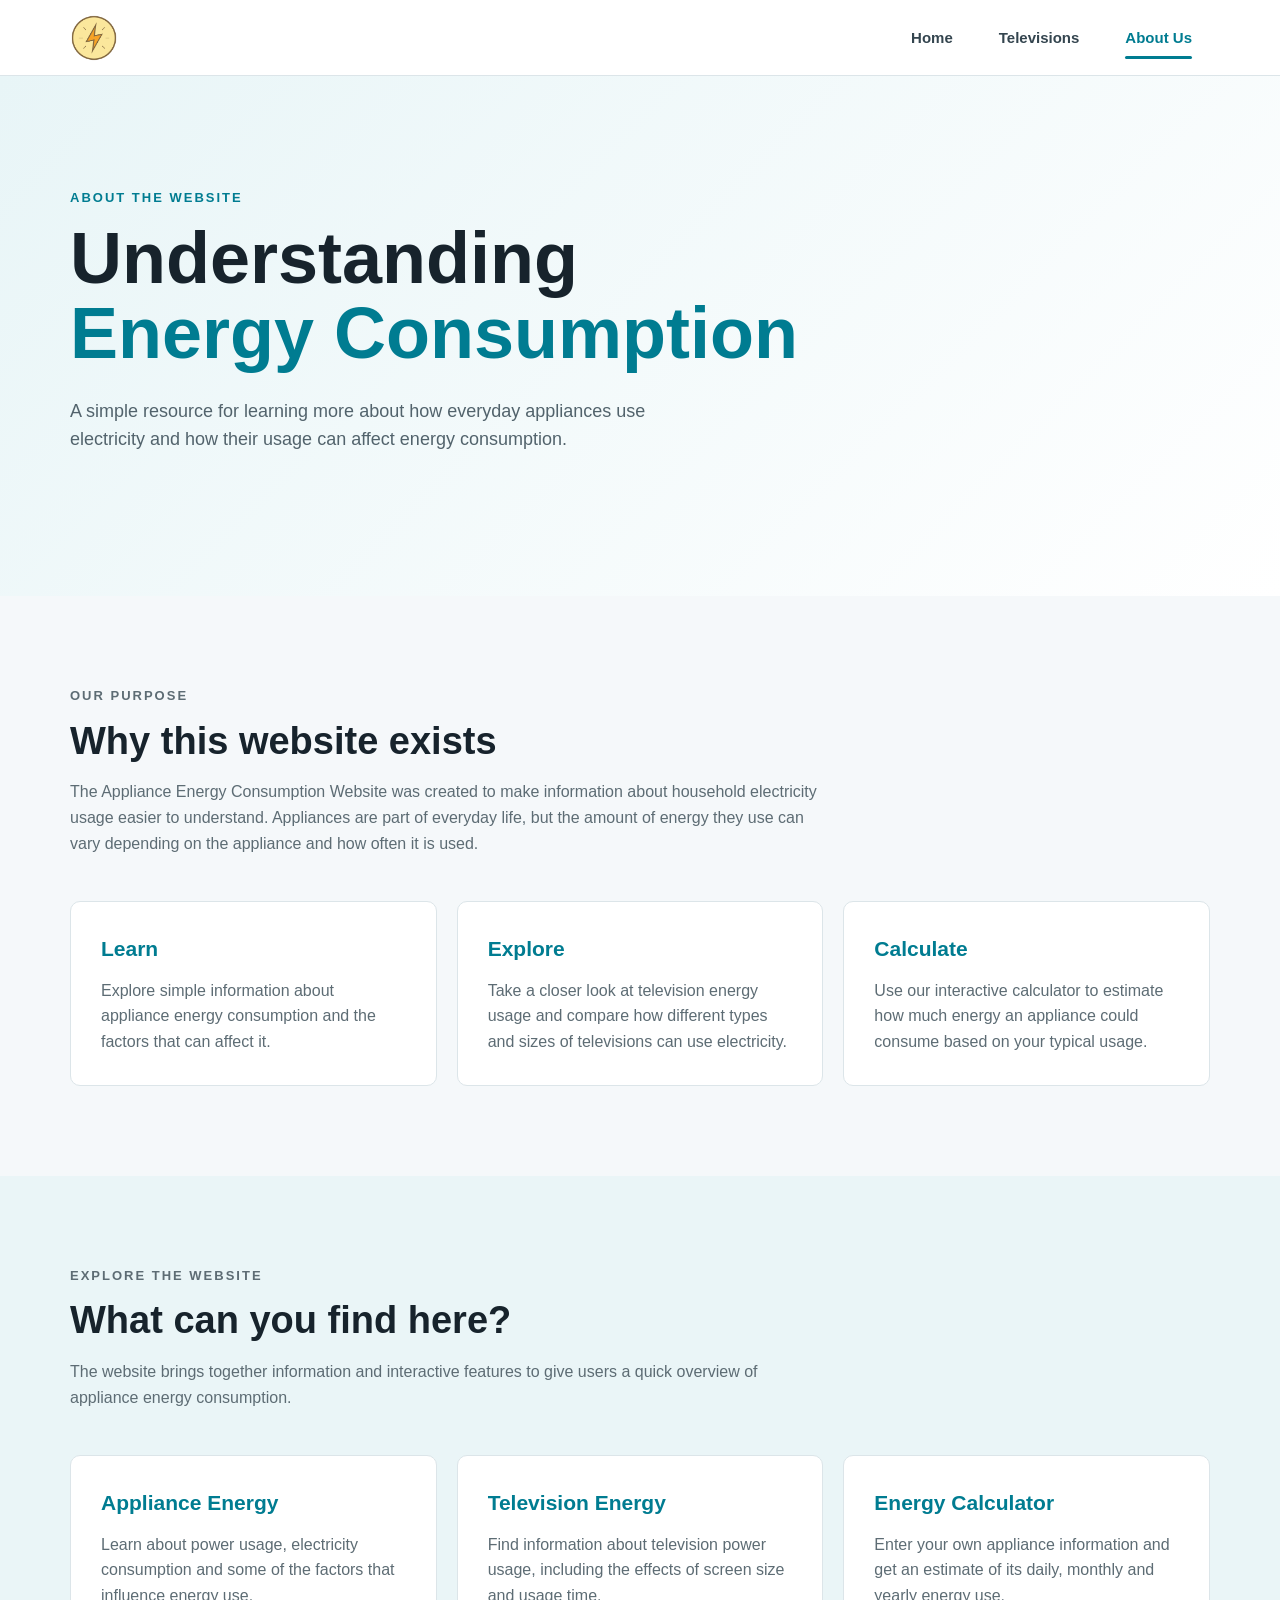
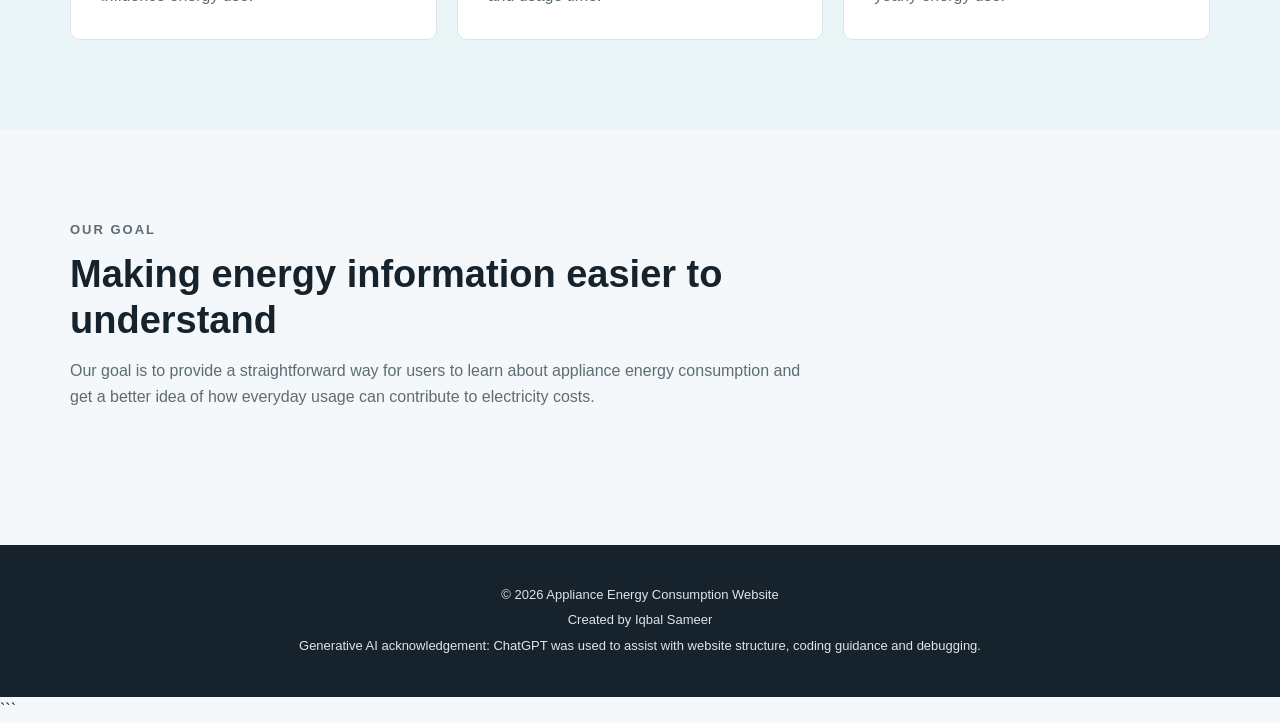
<file: Exercise 0.2/Iqbal_Appliance_Energy_Website/about.html>
<!DOCTYPE html>

<html lang="en">

<head>
    <meta charset="UTF-8">
    <meta name="viewport" content="width=device-width, initial-scale=1.0">


<title>About Us | Appliance Energy Consumption</title>

<link rel="stylesheet" href="assets/css/style.css">


</head>

<body>


<!-- Navigation -->
<header class="site-header">

    <nav class="navbar">

        <a href="index.html" class="logo-link">
            <img
                src="assets/img/PowerIcon.png"
                alt="Power logo"
                class="logo"
            >
        </a>

        <div class="nav-links">

            <a href="index.html" class="nav-link">
                Home
            </a>

            <a href="televisions.html" class="nav-link">
                Televisions
            </a>

            <a href="about.html" class="nav-link active">
                About Us
            </a>

        </div>

    </nav>

</header>


<!-- Main Content -->
<main>

    <!-- Page Hero -->
    <section class="hero">

        <div class="hero-content">

            <p class="eyebrow">
                ABOUT THE WEBSITE
            </p>

            <h1>
                Understanding
                <span>Energy Consumption</span>
            </h1>

            <p class="hero-text">
                A simple resource for learning more about how everyday
                appliances use electricity and how their usage can affect
                energy consumption.
            </p>

        </div>

    </section>


    <!-- About Section -->
    <section class="content-section">

        <div class="section-heading">

            <p class="eyebrow">
                OUR PURPOSE
            </p>

            <h2>
                Why this website exists
            </h2>

            <p>
                The Appliance Energy Consumption Website was created to
                make information about household electricity usage easier
                to understand. Appliances are part of everyday life, but
                the amount of energy they use can vary depending on the
                appliance and how often it is used.
            </p>

        </div>


        <div class="info-grid">

            <article class="info-card">

                <h3>
                    Learn
                </h3>

                <p>
                    Explore simple information about appliance energy
                    consumption and the factors that can affect it.
                </p>

            </article>


            <article class="info-card">

                <h3>
                    Explore
                </h3>

                <p>
                    Take a closer look at television energy usage and
                    compare how different types and sizes of televisions
                    can use electricity.
                </p>

            </article>


            <article class="info-card">

                <h3>
                    Calculate
                </h3>

                <p>
                    Use our interactive calculator to estimate how much
                    energy an appliance could consume based on your
                    typical usage.
                </p>

            </article>

        </div>

    </section>


    <!-- What You Can Find -->
    <section class="calculator-section">

        <div class="section-heading">

            <p class="eyebrow">
                EXPLORE THE WEBSITE
            </p>

            <h2>
                What can you find here?
            </h2>

            <p>
                The website brings together information and interactive
                features to give users a quick overview of appliance
                energy consumption.
            </p>

        </div>


        <div class="info-grid">

            <article class="info-card">

                <h3>
                    Appliance Energy
                </h3>

                <p>
                    Learn about power usage, electricity consumption
                    and some of the factors that influence energy use.
                </p>

            </article>


            <article class="info-card">

                <h3>
                    Television Energy
                </h3>

                <p>
                    Find information about television power usage,
                    including the effects of screen size and usage time.
                </p>

            </article>


            <article class="info-card">

                <h3>
                    Energy Calculator
                </h3>

                <p>
                    Enter your own appliance information and get an
                    estimate of its daily, monthly and yearly energy use.
                </p>

            </article>

        </div>

    </section>


    <!-- Goal -->
    <section class="content-section">

        <div class="section-heading">

            <p class="eyebrow">
                OUR GOAL
            </p>

            <h2>
                Making energy information easier to understand
            </h2>

            <p>
                Our goal is to provide a straightforward way for users
                to learn about appliance energy consumption and get a
                better idea of how everyday usage can contribute to
                electricity costs.
            </p>

        </div>

    </section>

</main>


<!-- Footer -->
<footer class="site-footer">

    <p>
        &copy; 2026 Appliance Energy Consumption Website
    </p>

    <p>
        Created by Iqbal Sameer
    </p>

    <p>
        Generative AI acknowledgement:
        ChatGPT was used to assist with website structure,
        coding guidance and debugging.
    </p>

</footer>


<script src="assets/js/script.js"></script>
```

</body>

</html>
</file>
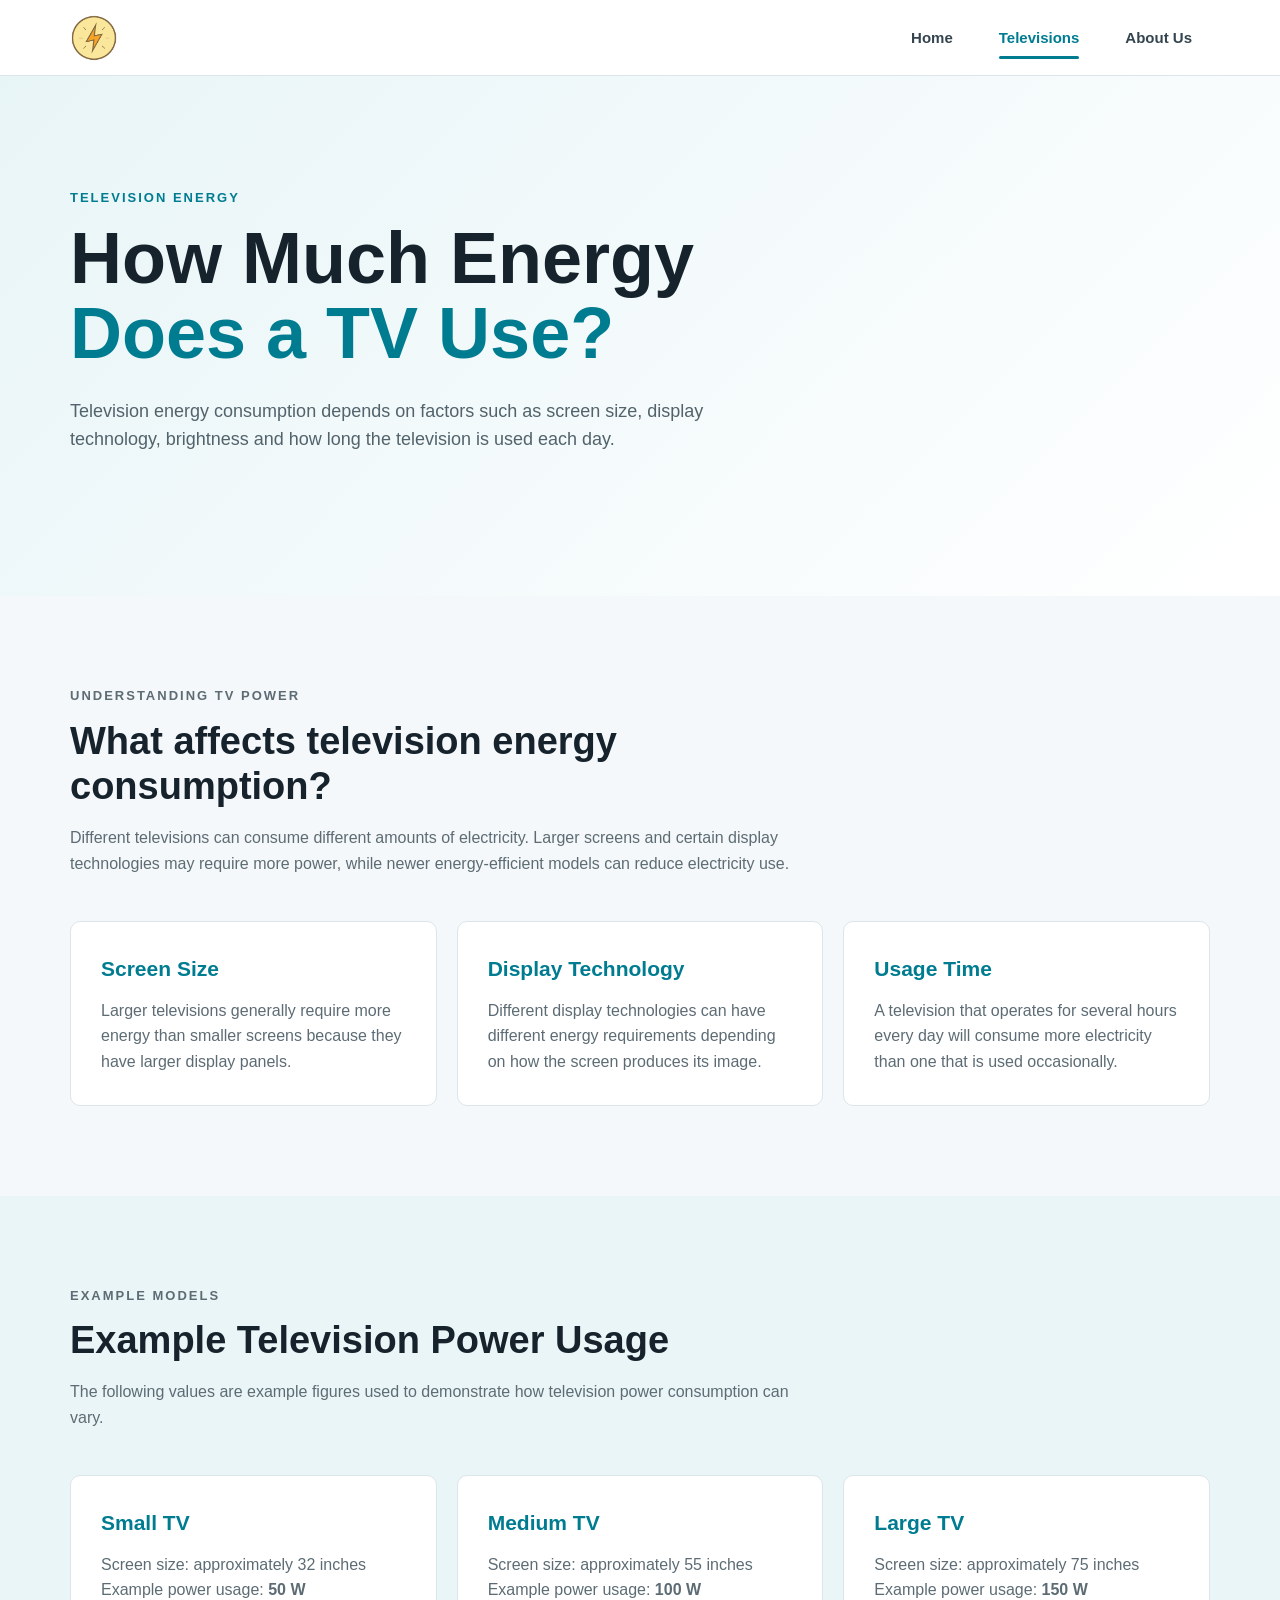
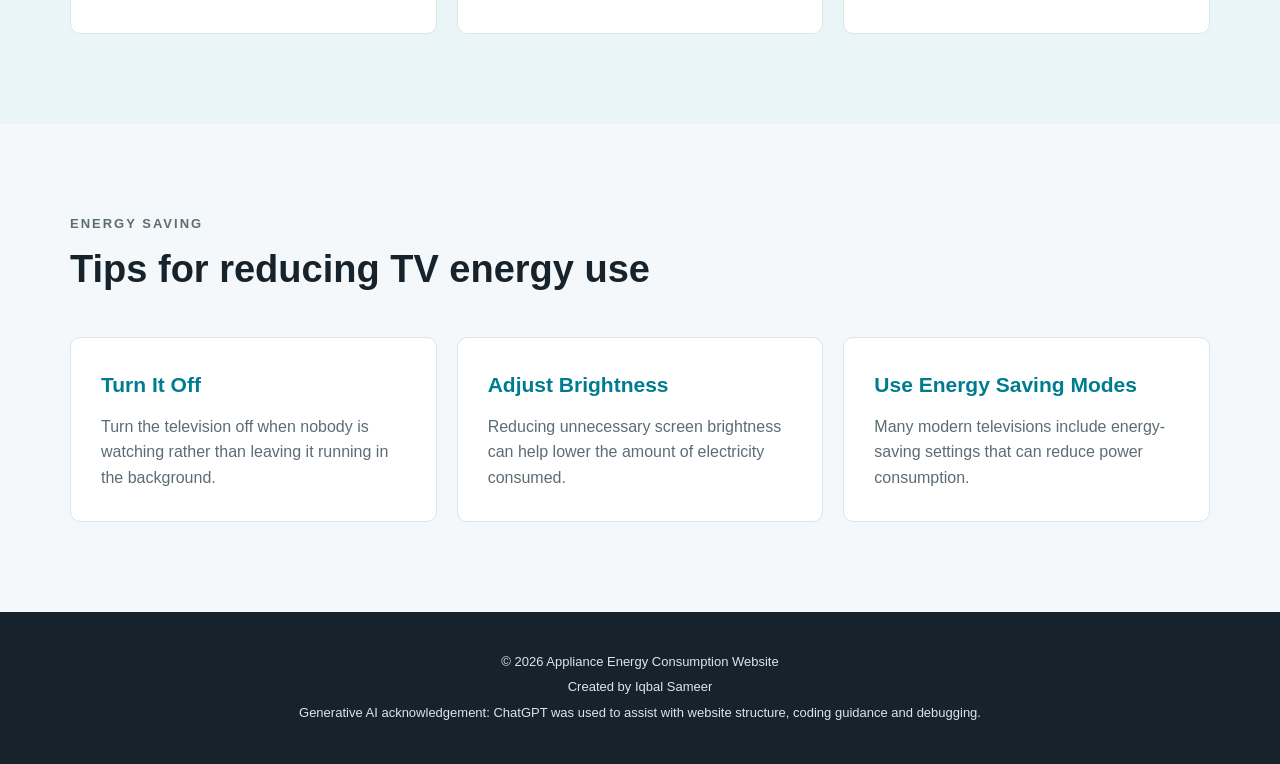
<file: Exercise 0.2/Iqbal_Appliance_Energy_Website/televisions.html>
<!DOCTYPE html>
<html lang="en">

<head>
    <meta charset="UTF-8">
    <meta name="viewport" content="width=device-width, initial-scale=1.0">

    <title>Televisions | Appliance Energy Consumption</title>

    <link rel="stylesheet" href="assets/css/style.css">
</head>

<body>

    <!-- Navigation -->
    <header class="site-header">

        <nav class="navbar">

            <a href="index.html" class="logo-link">
                <img
                    src="assets/img/PowerIcon.png"
                    alt="Power logo"
                    class="logo"
                >
            </a>

            <div class="nav-links">

                <a href="index.html" class="nav-link">
                    Home
                </a>

                <a href="televisions.html" class="nav-link active">
                    Televisions
                </a>

                <a href="about.html" class="nav-link">
                    About Us
                </a>

            </div>

        </nav>

    </header>


    <!-- Main Content -->
    <main>

        <!-- Page Hero -->
        <section class="hero">

            <div class="hero-content">

                <p class="eyebrow">
                    TELEVISION ENERGY
                </p>

                <h1>
                    How Much Energy
                    <span>Does a TV Use?</span>
                </h1>

                <p class="hero-text">
                    Television energy consumption depends on factors such
                    as screen size, display technology, brightness and
                    how long the television is used each day.
                </p>

            </div>

        </section>


        <!-- Introduction -->
        <section class="content-section">

            <div class="section-heading">

                <p class="eyebrow">
                    UNDERSTANDING TV POWER
                </p>

                <h2>
                    What affects television energy consumption?
                </h2>

                <p>
                    Different televisions can consume different amounts
                    of electricity. Larger screens and certain display
                    technologies may require more power, while newer
                    energy-efficient models can reduce electricity use.
                </p>

            </div>


            <div class="info-grid">

                <article class="info-card">

                    <h3>
                        Screen Size
                    </h3>

                    <p>
                        Larger televisions generally require more energy
                        than smaller screens because they have larger
                        display panels.
                    </p>

                </article>


                <article class="info-card">

                    <h3>
                        Display Technology
                    </h3>

                    <p>
                        Different display technologies can have different
                        energy requirements depending on how the screen
                        produces its image.
                    </p>

                </article>


                <article class="info-card">

                    <h3>
                        Usage Time
                    </h3>

                    <p>
                        A television that operates for several hours every
                        day will consume more electricity than one that is
                        used occasionally.
                    </p>

                </article>

            </div>

        </section>


        <!-- Example TV Section -->
        <section class="calculator-section">

            <div class="section-heading">

                <p class="eyebrow">
                    EXAMPLE MODELS
                </p>

                <h2>
                    Example Television Power Usage
                </h2>

                <p>
                    The following values are example figures used to
                    demonstrate how television power consumption can vary.
                </p>

            </div>


            <div class="info-grid">

                <article class="info-card">

                    <h3>
                        Small TV
                    </h3>

                    <p>
                        Screen size: approximately 32 inches
                    </p>

                    <p>
                        Example power usage: <strong>50 W</strong>
                    </p>

                </article>


                <article class="info-card">

                    <h3>
                        Medium TV
                    </h3>

                    <p>
                        Screen size: approximately 55 inches
                    </p>

                    <p>
                        Example power usage: <strong>100 W</strong>
                    </p>

                </article>


                <article class="info-card">

                    <h3>
                        Large TV
                    </h3>

                    <p>
                        Screen size: approximately 75 inches
                    </p>

                    <p>
                        Example power usage: <strong>150 W</strong>
                    </p>

                </article>

            </div>

        </section>


        <!-- Energy Saving Tips -->
        <section class="content-section">

            <div class="section-heading">

                <p class="eyebrow">
                    ENERGY SAVING
                </p>

                <h2>
                    Tips for reducing TV energy use
                </h2>

            </div>


            <div class="info-grid">

                <article class="info-card">

                    <h3>
                        Turn It Off
                    </h3>

                    <p>
                        Turn the television off when nobody is watching
                        rather than leaving it running in the background.
                    </p>

                </article>


                <article class="info-card">

                    <h3>
                        Adjust Brightness
                    </h3>

                    <p>
                        Reducing unnecessary screen brightness can help
                        lower the amount of electricity consumed.
                    </p>

                </article>


                <article class="info-card">

                    <h3>
                        Use Energy Saving Modes
                    </h3>

                    <p>
                        Many modern televisions include energy-saving
                        settings that can reduce power consumption.
                    </p>

                </article>

            </div>

        </section>

    </main>


    <!-- Footer -->
    <footer class="site-footer">

        <p>
            &copy; 2026 Appliance Energy Consumption Website
        </p>

        <p>
            Created by Iqbal Sameer
        </p>

        <p>
            Generative AI acknowledgement:
            ChatGPT was used to assist with website structure,
            coding guidance and debugging.
        </p>

    </footer>


    <script src="assets/js/script.js"></script>

</body>

</html>
</file>
<file: Exercise 5/css/style.css>
/* =========================
   General Styles
========================= */

* {
    margin: 0;
    padding: 0;
    box-sizing: border-box;
}

html {
    scroll-behavior: smooth;
}

body {
    font-family: Arial, Helvetica, sans-serif;
    background: #f5f8fa;
    color: #17232c;
    line-height: 1.6;
}


/* =========================
   Navigation
========================= */

.site-header {
    background: #ffffff;
    border-bottom: 1px solid #dce5e9;
    position: sticky;
    top: 0;
    z-index: 1000;
}

.navbar {
    max-width: 1200px;
    margin: 0 auto;
    min-height: 75px;

    display: flex;
    align-items: center;
    justify-content: space-between;

    padding: 10px 30px;
}

.logo-link {
    display: flex;
    align-items: center;
}

.logo {
    width: 48px;
    height: 48px;
    object-fit: contain;

    transition: transform 0.2s ease;
}

.logo-link:hover .logo {
    transform: scale(1.08);
}

.nav-links {
    display: flex;
    align-items: center;
    gap: 10px;
}

.nav-link {
    position: relative;

    text-decoration: none;
    color: #34454f;

    font-size: 15px;
    font-weight: 600;

    padding: 12px 18px;

    transition:
        color 0.2s ease,
        background-color 0.2s ease;
}

.nav-link:hover {
    color: #007c91;
    background: #eef7f9;
}

.nav-link.active {
    color: #007c91;
}

.nav-link.active::after {
    content: "";

    position: absolute;
    left: 18px;
    right: 18px;
    bottom: 3px;

    height: 3px;

    background: #007c91;
    border-radius: 10px;
}


/* =========================
   Hero
========================= */

.hero {
    min-height: 520px;

    display: flex;
    align-items: center;

    background:
        linear-gradient(
            135deg,
            #e8f5f7,
            #ffffff
        );
}

.hero-content {
    width: 100%;
    max-width: 1200px;
    margin: 0 auto;

    padding: 80px 30px;
}

.eyebrow {
    color: #007c91;

    font-size: 13px;
    font-weight: 700;

    letter-spacing: 2px;
    text-transform: uppercase;

    margin-bottom: 12px;
}

.hero h1 {
    max-width: 750px;

    font-size: clamp(42px, 6vw, 72px);
    line-height: 1.05;

    margin-bottom: 25px;
}

.hero h1 span {
    display: block;
    color: #007c91;
}

.hero-text {
    max-width: 650px;

    font-size: 18px;
    color: #52636c;

    margin-bottom: 30px;
}


/* =========================
   Buttons
========================= */

.primary-button {
    display: inline-block;

    border: none;
    border-radius: 6px;

    background: #007c91;
    color: #ffffff;

    padding: 13px 22px;

    font-size: 15px;
    font-weight: 700;

    text-decoration: none;
    cursor: pointer;

    transition:
        background-color 0.2s ease,
        transform 0.2s ease;
}

.primary-button:hover {
    background: #005f70;
    transform: translateY(-2px);
}


/* =========================
   Sections
========================= */

.content-section,
.calculator-section,
.faq-section {
    max-width: 1200px;
    margin: 0 auto;

    padding: 90px 30px;
}

.section-heading {
    max-width: 750px;
    margin-bottom: 45px;
}

.section-heading h2 {
    font-size: 38px;
    line-height: 1.2;

    margin-bottom: 15px;
}

.section-heading p {
    color: #5d6c74;
}


/* =========================
   Information Cards
========================= */

.info-grid {
    display: grid;

    grid-template-columns:
        repeat(3, 1fr);

    gap: 20px;
}

.info-card {
    background: #ffffff;

    border: 1px solid #dce5e9;
    border-radius: 10px;

    padding: 30px;

    transition:
        transform 0.2s ease,
        box-shadow 0.2s ease;
}

.info-card:hover {
    transform: translateY(-4px);

    box-shadow:
        0 10px 25px rgba(0, 0, 0, 0.07);
}

.info-card h3 {
    color: #007c91;

    font-size: 21px;

    margin-bottom: 12px;
}

.info-card p {
    color: #5d6c74;
}


/* =========================
   Calculator
========================= */

.calculator-section {
    max-width: none;

    background: #eaf5f7;

    padding-left: max(30px, calc((100% - 1140px) / 2));
    padding-right: max(30px, calc((100% - 1140px) / 2));
}

.calculator {
    max-width: 850px;

    background: #ffffff;

    border: 1px solid #dce5e9;
    border-radius: 12px;

    padding: 35px;

    box-shadow:
        0 8px 25px rgba(0, 0, 0, 0.05);
}

.form-group {
    display: flex;
    flex-direction: column;

    margin-bottom: 20px;
}

.form-group label {
    font-weight: 700;

    margin-bottom: 7px;
}

.form-group input {
    width: 100%;

    padding: 13px 15px;

    border: 1px solid #cbd7dc;
    border-radius: 6px;

    font-size: 15px;

    outline: none;

    transition: border-color 0.2s ease;
}

.form-group input:focus {
    border-color: #007c91;
}

.calculator-results {
    margin-top: 30px;

    padding: 25px;

    border-radius: 8px;

    background: #f1f7f8;
}

.calculator-results h3 {
    margin-bottom: 15px;
    color: #007c91;
}

.result-grid {
    display: grid;

    grid-template-columns:
        repeat(2, 1fr);

    gap: 12px;
}

.result-item {
    padding: 15px;

    background: #ffffff;

    border-radius: 6px;

    border: 1px solid #dce5e9;
}

.result-item strong {
    display: block;

    font-size: 20px;

    margin-top: 4px;
}


/* =========================
   FAQ
========================= */

.faq-container {
    max-width: 850px;
}

.faq-item {
    background: #ffffff;

    border: 1px solid #dce5e9;

    border-radius: 8px;

    margin-bottom: 12px;

    overflow: hidden;
}

.faq-question {
    width: 100%;

    display: flex;
    justify-content: space-between;
    align-items: center;

    border: none;

    background: #ffffff;

    padding: 20px 22px;

    text-align: left;

    font-size: 16px;
    font-weight: 700;

    cursor: pointer;

    color: #17232c;
}

.faq-question:hover {
    background: #f4fafb;
}

.faq-question span {
    color: #007c91;

    font-size: 24px;

    transition: transform 0.2s ease;
}

.faq-answer {
    display: none;

    padding: 0 22px 20px;

    color: #5d6c74;
}

.faq-item.open .faq-answer {
    display: block;
}

.faq-item.open .faq-question span {
    transform: rotate(45deg);
}


/* =========================
   Footer
========================= */

.site-footer {
    background: #17232c;
    color: #dce5e9;

    text-align: center;

    padding: 35px 25px;
}

.site-footer p {
    margin: 5px 0;

    font-size: 13px;
}


/* =========================
   Responsive Design
========================= */

@media (max-width: 750px) {

    .navbar {
        flex-direction: column;
        gap: 10px;

        padding: 15px;
    }

    .nav-links {
        flex-wrap: wrap;
        justify-content: center;
    }

    .hero-content {
        padding: 60px 25px;
    }

    .info-grid {
        grid-template-columns: 1fr;
    }

    .result-grid {
        grid-template-columns: 1fr;
    }

    .content-section,
    .calculator-section,
    .faq-section {
        padding: 60px 25px;
    }

}
.responsive-svg-container {
    margin-right: auto;
    margin-left: auto;
    width: 100%;
    max-width: 1200px;
}
</file>
<file: Exercise 6/css/base.css>
* {
    box-sizing: border-box;
}

body {
    margin: 0;
    padding: 0;

    font-family: Arial, Helvetica, sans-serif;

    background-color: #f5f5f5;
    color: #222;
}

header {
    text-align: center;
    padding: 30px 20px 10px;
}

header h1 {
    margin-bottom: 8px;
}

header p {
    color: #555;
}

main {
    display: flex;
    justify-content: center;
    padding: 20px;
}
/* Screen technology filters */

#filters_screen {
    display: flex;
    justify-content: center;
    align-items: center;
    gap: 12px;
    flex-wrap: wrap;
    width: 100%;
    margin: 20px 0;
}

.filter-button {
    padding: 10px 20px;
    border: 1px solid #cccccc;
    border-radius: 6px;
    background-color: #f5f5f5;
    color: #333333;
    cursor: pointer;
    font-size: 14px;
}

.filter-button.active {
    background-color: steelblue;
    color: white;
    border-color: steelblue;
}
.histogram-layout {
    display: flex;
    flex-direction: column;
    align-items: center;
    width: 100%;
}

#filters_screen {
    display: flex;
    justify-content: center;
    align-items: center;
    gap: 12px;
    flex-wrap: wrap;
    width: 100%;
    margin-bottom: 20px;
}

#histogram {
    width: 100%;
    text-align: center;
    overflow-x: auto;
}

/* Consistent axes for histogram and scatterplot */

.axis-label {
    font-size: 14px;
    font-weight: 500;
    fill: #333333;
}

#histogram .tick text,
#scatterplot .tick text {
    font-size: 12px;
    fill: #444444;
}

#histogram .domain,
#scatterplot .domain,
#histogram .tick line,
#scatterplot .tick line {
    stroke: #666666;
    stroke-width: 1px;
}

/* Centre page title and description */

header {
    text-align: center;
}

/* Centre scatterplot title and description */

.scatterplot-section {
    text-align: center;
}

/* Keep both charts centred */

#histogram,
#scatterplot {
    margin-left: auto;
    margin-right: auto;
}
</file>
<file: Exercise 6/css/visualisation.css>
/* Histogram layout */

#histogram {
    width: 100%;
    display: flex;
    justify-content: center;
}

/* Scatterplot layout */

#scatterplot {
    width: 100%;
    display: flex;
    justify-content: center;
}

/* SVG styling */

svg {
    background-color: white;
    border-radius: 8px;
    max-width: 100%;
    height: auto;
}

/* Histogram bars */

.bar {
    fill: steelblue;
}

/* Axes for both charts */

.axis text {
    font-size: 12px;
    fill: #444444;
}

.axis path,
.axis line {
    stroke: #666666;
    stroke-width: 1px;
}

/* Axis labels */

.axis-label {
    font-size: 14px;
    font-weight: 500;
    fill: #333333;
}
</file>
<file: Exercise 0.2/Iqbal_Appliance_Energy_Website/assets/css/style.css>
/* =========================
   General Styles
========================= */

* {
    margin: 0;
    padding: 0;
    box-sizing: border-box;
}

html {
    scroll-behavior: smooth;
}

body {
    font-family: Arial, Helvetica, sans-serif;
    background: #f5f8fa;
    color: #17232c;
    line-height: 1.6;
}


/* =========================
   Navigation
========================= */

.site-header {
    background: #ffffff;
    border-bottom: 1px solid #dce5e9;
    position: sticky;
    top: 0;
    z-index: 1000;
}

.navbar {
    max-width: 1200px;
    margin: 0 auto;
    min-height: 75px;

    display: flex;
    align-items: center;
    justify-content: space-between;

    padding: 10px 30px;
}

.logo-link {
    display: flex;
    align-items: center;
}

.logo {
    width: 48px;
    height: 48px;
    object-fit: contain;

    transition: transform 0.2s ease;
}

.logo-link:hover .logo {
    transform: scale(1.08);
}

.nav-links {
    display: flex;
    align-items: center;
    gap: 10px;
}

.nav-link {
    position: relative;

    text-decoration: none;
    color: #34454f;

    font-size: 15px;
    font-weight: 600;

    padding: 12px 18px;

    transition:
        color 0.2s ease,
        background-color 0.2s ease;
}

.nav-link:hover {
    color: #007c91;
    background: #eef7f9;
}

.nav-link.active {
    color: #007c91;
}

.nav-link.active::after {
    content: "";

    position: absolute;
    left: 18px;
    right: 18px;
    bottom: 3px;

    height: 3px;

    background: #007c91;
    border-radius: 10px;
}


/* =========================
   Hero
========================= */

.hero {
    min-height: 520px;

    display: flex;
    align-items: center;

    background:
        linear-gradient(
            135deg,
            #e8f5f7,
            #ffffff
        );
}

.hero-content {
    width: 100%;
    max-width: 1200px;
    margin: 0 auto;

    padding: 80px 30px;
}

.eyebrow {
    color: #007c91;

    font-size: 13px;
    font-weight: 700;

    letter-spacing: 2px;
    text-transform: uppercase;

    margin-bottom: 12px;
}

.hero h1 {
    max-width: 750px;

    font-size: clamp(42px, 6vw, 72px);
    line-height: 1.05;

    margin-bottom: 25px;
}

.hero h1 span {
    display: block;
    color: #007c91;
}

.hero-text {
    max-width: 650px;

    font-size: 18px;
    color: #52636c;

    margin-bottom: 30px;
}


/* =========================
   Buttons
========================= */

.primary-button {
    display: inline-block;

    border: none;
    border-radius: 6px;

    background: #007c91;
    color: #ffffff;

    padding: 13px 22px;

    font-size: 15px;
    font-weight: 700;

    text-decoration: none;
    cursor: pointer;

    transition:
        background-color 0.2s ease,
        transform 0.2s ease;
}

.primary-button:hover {
    background: #005f70;
    transform: translateY(-2px);
}


/* =========================
   Sections
========================= */

.content-section,
.calculator-section,
.faq-section {
    max-width: 1200px;
    margin: 0 auto;

    padding: 90px 30px;
}

.section-heading {
    max-width: 750px;
    margin-bottom: 45px;
}

.section-heading h2 {
    font-size: 38px;
    line-height: 1.2;

    margin-bottom: 15px;
}

.section-heading p {
    color: #5d6c74;
}


/* =========================
   Information Cards
========================= */

.info-grid {
    display: grid;

    grid-template-columns:
        repeat(3, 1fr);

    gap: 20px;
}

.info-card {
    background: #ffffff;

    border: 1px solid #dce5e9;
    border-radius: 10px;

    padding: 30px;

    transition:
        transform 0.2s ease,
        box-shadow 0.2s ease;
}

.info-card:hover {
    transform: translateY(-4px);

    box-shadow:
        0 10px 25px rgba(0, 0, 0, 0.07);
}

.info-card h3 {
    color: #007c91;

    font-size: 21px;

    margin-bottom: 12px;
}

.info-card p {
    color: #5d6c74;
}


/* =========================
   Calculator
========================= */

.calculator-section {
    max-width: none;

    background: #eaf5f7;

    padding-left: max(30px, calc((100% - 1140px) / 2));
    padding-right: max(30px, calc((100% - 1140px) / 2));
}

.calculator {
    max-width: 850px;

    background: #ffffff;

    border: 1px solid #dce5e9;
    border-radius: 12px;

    padding: 35px;

    box-shadow:
        0 8px 25px rgba(0, 0, 0, 0.05);
}

.form-group {
    display: flex;
    flex-direction: column;

    margin-bottom: 20px;
}

.form-group label {
    font-weight: 700;

    margin-bottom: 7px;
}

.form-group input {
    width: 100%;

    padding: 13px 15px;

    border: 1px solid #cbd7dc;
    border-radius: 6px;

    font-size: 15px;

    outline: none;

    transition: border-color 0.2s ease;
}

.form-group input:focus {
    border-color: #007c91;
}

.calculator-results {
    margin-top: 30px;

    padding: 25px;

    border-radius: 8px;

    background: #f1f7f8;
}

.calculator-results h3 {
    margin-bottom: 15px;
    color: #007c91;
}

.result-grid {
    display: grid;

    grid-template-columns:
        repeat(2, 1fr);

    gap: 12px;
}

.result-item {
    padding: 15px;

    background: #ffffff;

    border-radius: 6px;

    border: 1px solid #dce5e9;
}

.result-item strong {
    display: block;

    font-size: 20px;

    margin-top: 4px;
}


/* =========================
   FAQ
========================= */

.faq-container {
    max-width: 850px;
}

.faq-item {
    background: #ffffff;

    border: 1px solid #dce5e9;

    border-radius: 8px;

    margin-bottom: 12px;

    overflow: hidden;
}

.faq-question {
    width: 100%;

    display: flex;
    justify-content: space-between;
    align-items: center;

    border: none;

    background: #ffffff;

    padding: 20px 22px;

    text-align: left;

    font-size: 16px;
    font-weight: 700;

    cursor: pointer;

    color: #17232c;
}

.faq-question:hover {
    background: #f4fafb;
}

.faq-question span {
    color: #007c91;

    font-size: 24px;

    transition: transform 0.2s ease;
}

.faq-answer {
    display: none;

    padding: 0 22px 20px;

    color: #5d6c74;
}

.faq-item.open .faq-answer {
    display: block;
}

.faq-item.open .faq-question span {
    transform: rotate(45deg);
}


/* =========================
   Footer
========================= */

.site-footer {
    background: #17232c;
    color: #dce5e9;

    text-align: center;

    padding: 35px 25px;
}

.site-footer p {
    margin: 5px 0;

    font-size: 13px;
}


/* =========================
   Responsive Design
========================= */

@media (max-width: 750px) {

    .navbar {
        flex-direction: column;
        gap: 10px;

        padding: 15px;
    }

    .nav-links {
        flex-wrap: wrap;
        justify-content: center;
    }

    .hero-content {
        padding: 60px 25px;
    }

    .info-grid {
        grid-template-columns: 1fr;
    }

    .result-grid {
        grid-template-columns: 1fr;
    }

    .content-section,
    .calculator-section,
    .faq-section {
        padding: 60px 25px;
    }

}
</file>
<file: Exercise 4/Exercise 4.1/style.css>
body {
    font-family: Arial, sans-serif;
    text-align: center;
    background-color: #f4f4f4;
    margin: 0;
    padding: 30px;
}

h1 {
    color: #333;
}

p {
    color: #555;
}

svg {
    display: block;
    margin: 20px auto;
    border: 2px solid #333;
    background-color: white;
    max-width: 100%;
    height: auto;
}

.coordinates {
    margin: 50px auto;
    max-width: 1000px;
}

.coordinates h2 {
    color: #333;
}

.coordinates img {
    width: 100%;
    height: auto;
    margin-top: 20px;
    border: 2px solid #333;
}
</file>
<file: Exercise 4/Exercise 4.2/assets/css/style.css>
/* =========================
   General Styles
========================= */

* {
    margin: 0;
    padding: 0;
    box-sizing: border-box;
}

html {
    scroll-behavior: smooth;
}

body {
    font-family: Arial, Helvetica, sans-serif;
    background: #f5f8fa;
    color: #17232c;
    line-height: 1.6;
}


/* =========================
   Navigation
========================= */

.site-header {
    background: #ffffff;
    border-bottom: 1px solid #dce5e9;
    position: sticky;
    top: 0;
    z-index: 1000;
}

.navbar {
    max-width: 1200px;
    margin: 0 auto;
    min-height: 75px;

    display: flex;
    align-items: center;
    justify-content: space-between;

    padding: 10px 30px;
}

.logo-link {
    display: flex;
    align-items: center;
}

.logo {
    width: 48px;
    height: 48px;
    object-fit: contain;

    transition: transform 0.2s ease;
}

.logo-link:hover .logo {
    transform: scale(1.08);
}

.nav-links {
    display: flex;
    align-items: center;
    gap: 10px;
}

.nav-link {
    position: relative;

    text-decoration: none;
    color: #34454f;

    font-size: 15px;
    font-weight: 600;

    padding: 12px 18px;

    transition:
        color 0.2s ease,
        background-color 0.2s ease;
}

.nav-link:hover {
    color: #007c91;
    background: #eef7f9;
}

.nav-link.active {
    color: #007c91;
}

.nav-link.active::after {
    content: "";

    position: absolute;
    left: 18px;
    right: 18px;
    bottom: 3px;

    height: 3px;

    background: #007c91;
    border-radius: 10px;
}


/* =========================
   Hero
========================= */

.hero {
    min-height: 520px;

    display: flex;
    align-items: center;

    background:
        linear-gradient(
            135deg,
            #e8f5f7,
            #ffffff
        );
}

.hero-content {
    width: 100%;
    max-width: 1200px;
    margin: 0 auto;

    padding: 80px 30px;
}

.eyebrow {
    color: #007c91;

    font-size: 13px;
    font-weight: 700;

    letter-spacing: 2px;
    text-transform: uppercase;

    margin-bottom: 12px;
}

.hero h1 {
    max-width: 750px;

    font-size: clamp(42px, 6vw, 72px);
    line-height: 1.05;

    margin-bottom: 25px;
}

.hero h1 span {
    display: block;
    color: #007c91;
}

.hero-text {
    max-width: 650px;

    font-size: 18px;
    color: #52636c;

    margin-bottom: 30px;
}


/* =========================
   Buttons
========================= */

.primary-button {
    display: inline-block;

    border: none;
    border-radius: 6px;

    background: #007c91;
    color: #ffffff;

    padding: 13px 22px;

    font-size: 15px;
    font-weight: 700;

    text-decoration: none;
    cursor: pointer;

    transition:
        background-color 0.2s ease,
        transform 0.2s ease;
}

.primary-button:hover {
    background: #005f70;
    transform: translateY(-2px);
}


/* =========================
   Sections
========================= */

.content-section,
.calculator-section,
.faq-section {
    max-width: 1200px;
    margin: 0 auto;

    padding: 90px 30px;
}

.section-heading {
    max-width: 750px;
    margin-bottom: 45px;
}

.section-heading h2 {
    font-size: 38px;
    line-height: 1.2;

    margin-bottom: 15px;
}

.section-heading p {
    color: #5d6c74;
}


/* =========================
   Information Cards
========================= */

.info-grid {
    display: grid;

    grid-template-columns:
        repeat(3, 1fr);

    gap: 20px;
}

.info-card {
    background: #ffffff;

    border: 1px solid #dce5e9;
    border-radius: 10px;

    padding: 30px;

    transition:
        transform 0.2s ease,
        box-shadow 0.2s ease;
}

.info-card:hover {
    transform: translateY(-4px);

    box-shadow:
        0 10px 25px rgba(0, 0, 0, 0.07);
}

.info-card h3 {
    color: #007c91;

    font-size: 21px;

    margin-bottom: 12px;
}

.info-card p {
    color: #5d6c74;
}


/* =========================
   Calculator
========================= */

.calculator-section {
    max-width: none;

    background: #eaf5f7;

    padding-left: max(30px, calc((100% - 1140px) / 2));
    padding-right: max(30px, calc((100% - 1140px) / 2));
}

.calculator {
    max-width: 850px;

    background: #ffffff;

    border: 1px solid #dce5e9;
    border-radius: 12px;

    padding: 35px;

    box-shadow:
        0 8px 25px rgba(0, 0, 0, 0.05);
}

.form-group {
    display: flex;
    flex-direction: column;

    margin-bottom: 20px;
}

.form-group label {
    font-weight: 700;

    margin-bottom: 7px;
}

.form-group input {
    width: 100%;

    padding: 13px 15px;

    border: 1px solid #cbd7dc;
    border-radius: 6px;

    font-size: 15px;

    outline: none;

    transition: border-color 0.2s ease;
}

.form-group input:focus {
    border-color: #007c91;
}

.calculator-results {
    margin-top: 30px;

    padding: 25px;

    border-radius: 8px;

    background: #f1f7f8;
}

.calculator-results h3 {
    margin-bottom: 15px;
    color: #007c91;
}

.result-grid {
    display: grid;

    grid-template-columns:
        repeat(2, 1fr);

    gap: 12px;
}

.result-item {
    padding: 15px;

    background: #ffffff;

    border-radius: 6px;

    border: 1px solid #dce5e9;
}

.result-item strong {
    display: block;

    font-size: 20px;

    margin-top: 4px;
}


/* =========================
   FAQ
========================= */

.faq-container {
    max-width: 850px;
}

.faq-item {
    background: #ffffff;

    border: 1px solid #dce5e9;

    border-radius: 8px;

    margin-bottom: 12px;

    overflow: hidden;
}

.faq-question {
    width: 100%;

    display: flex;
    justify-content: space-between;
    align-items: center;

    border: none;

    background: #ffffff;

    padding: 20px 22px;

    text-align: left;

    font-size: 16px;
    font-weight: 700;

    cursor: pointer;

    color: #17232c;
}

.faq-question:hover {
    background: #f4fafb;
}

.faq-question span {
    color: #007c91;

    font-size: 24px;

    transition: transform 0.2s ease;
}

.faq-answer {
    display: none;

    padding: 0 22px 20px;

    color: #5d6c74;
}

.faq-item.open .faq-answer {
    display: block;
}

.faq-item.open .faq-question span {
    transform: rotate(45deg);
}


/* =========================
   Footer
========================= */

.site-footer {
    background: #17232c;
    color: #dce5e9;

    text-align: center;

    padding: 35px 25px;
}

.site-footer p {
    margin: 5px 0;

    font-size: 13px;
}


/* =========================
   Responsive Design
========================= */

@media (max-width: 750px) {

    .navbar {
        flex-direction: column;
        gap: 10px;

        padding: 15px;
    }

    .nav-links {
        flex-wrap: wrap;
        justify-content: center;
    }

    .hero-content {
        padding: 60px 25px;
    }

    .info-grid {
        grid-template-columns: 1fr;
    }

    .result-grid {
        grid-template-columns: 1fr;
    }

    .content-section,
    .calculator-section,
    .faq-section {
        padding: 60px 25px;
    }

}
</file>
<file: Exercise 4/Exercise 4.3/assets/css/style.css>
/* =========================
   General Styles
========================= */

* {
    margin: 0;
    padding: 0;
    box-sizing: border-box;
}

html {
    scroll-behavior: smooth;
}

body {
    font-family: Arial, Helvetica, sans-serif;
    background: #f5f8fa;
    color: #17232c;
    line-height: 1.6;
}


/* =========================
   Navigation
========================= */

.site-header {
    background: #ffffff;
    border-bottom: 1px solid #dce5e9;
    position: sticky;
    top: 0;
    z-index: 1000;
}

.navbar {
    max-width: 1200px;
    margin: 0 auto;
    min-height: 75px;

    display: flex;
    align-items: center;
    justify-content: space-between;

    padding: 10px 30px;
}

.logo-link {
    display: flex;
    align-items: center;
}

.logo {
    width: 48px;
    height: 48px;
    object-fit: contain;

    transition: transform 0.2s ease;
}

.logo-link:hover .logo {
    transform: scale(1.08);
}

.nav-links {
    display: flex;
    align-items: center;
    gap: 10px;
}

.nav-link {
    position: relative;

    text-decoration: none;
    color: #34454f;

    font-size: 15px;
    font-weight: 600;

    padding: 12px 18px;

    transition:
        color 0.2s ease,
        background-color 0.2s ease;
}

.nav-link:hover {
    color: #007c91;
    background: #eef7f9;
}

.nav-link.active {
    color: #007c91;
}

.nav-link.active::after {
    content: "";

    position: absolute;
    left: 18px;
    right: 18px;
    bottom: 3px;

    height: 3px;

    background: #007c91;
    border-radius: 10px;
}


/* =========================
   Hero
========================= */

.hero {
    min-height: 520px;

    display: flex;
    align-items: center;

    background:
        linear-gradient(
            135deg,
            #e8f5f7,
            #ffffff
        );
}

.hero-content {
    width: 100%;
    max-width: 1200px;
    margin: 0 auto;

    padding: 80px 30px;
}

.eyebrow {
    color: #007c91;

    font-size: 13px;
    font-weight: 700;

    letter-spacing: 2px;
    text-transform: uppercase;

    margin-bottom: 12px;
}

.hero h1 {
    max-width: 750px;

    font-size: clamp(42px, 6vw, 72px);
    line-height: 1.05;

    margin-bottom: 25px;
}

.hero h1 span {
    display: block;
    color: #007c91;
}

.hero-text {
    max-width: 650px;

    font-size: 18px;
    color: #52636c;

    margin-bottom: 30px;
}


/* =========================
   Buttons
========================= */

.primary-button {
    display: inline-block;

    border: none;
    border-radius: 6px;

    background: #007c91;
    color: #ffffff;

    padding: 13px 22px;

    font-size: 15px;
    font-weight: 700;

    text-decoration: none;
    cursor: pointer;

    transition:
        background-color 0.2s ease,
        transform 0.2s ease;
}

.primary-button:hover {
    background: #005f70;
    transform: translateY(-2px);
}


/* =========================
   Sections
========================= */

.content-section,
.calculator-section,
.faq-section {
    max-width: 1200px;
    margin: 0 auto;

    padding: 90px 30px;
}

.section-heading {
    max-width: 750px;
    margin-bottom: 45px;
}

.section-heading h2 {
    font-size: 38px;
    line-height: 1.2;

    margin-bottom: 15px;
}

.section-heading p {
    color: #5d6c74;
}


/* =========================
   Information Cards
========================= */

.info-grid {
    display: grid;

    grid-template-columns:
        repeat(3, 1fr);

    gap: 20px;
}

.info-card {
    background: #ffffff;

    border: 1px solid #dce5e9;
    border-radius: 10px;

    padding: 30px;

    transition:
        transform 0.2s ease,
        box-shadow 0.2s ease;
}

.info-card:hover {
    transform: translateY(-4px);

    box-shadow:
        0 10px 25px rgba(0, 0, 0, 0.07);
}

.info-card h3 {
    color: #007c91;

    font-size: 21px;

    margin-bottom: 12px;
}

.info-card p {
    color: #5d6c74;
}


/* =========================
   Calculator
========================= */

.calculator-section {
    max-width: none;

    background: #eaf5f7;

    padding-left: max(30px, calc((100% - 1140px) / 2));
    padding-right: max(30px, calc((100% - 1140px) / 2));
}

.calculator {
    max-width: 850px;

    background: #ffffff;

    border: 1px solid #dce5e9;
    border-radius: 12px;

    padding: 35px;

    box-shadow:
        0 8px 25px rgba(0, 0, 0, 0.05);
}

.form-group {
    display: flex;
    flex-direction: column;

    margin-bottom: 20px;
}

.form-group label {
    font-weight: 700;

    margin-bottom: 7px;
}

.form-group input {
    width: 100%;

    padding: 13px 15px;

    border: 1px solid #cbd7dc;
    border-radius: 6px;

    font-size: 15px;

    outline: none;

    transition: border-color 0.2s ease;
}

.form-group input:focus {
    border-color: #007c91;
}

.calculator-results {
    margin-top: 30px;

    padding: 25px;

    border-radius: 8px;

    background: #f1f7f8;
}

.calculator-results h3 {
    margin-bottom: 15px;
    color: #007c91;
}

.result-grid {
    display: grid;

    grid-template-columns:
        repeat(2, 1fr);

    gap: 12px;
}

.result-item {
    padding: 15px;

    background: #ffffff;

    border-radius: 6px;

    border: 1px solid #dce5e9;
}

.result-item strong {
    display: block;

    font-size: 20px;

    margin-top: 4px;
}


/* =========================
   FAQ
========================= */

.faq-container {
    max-width: 850px;
}

.faq-item {
    background: #ffffff;

    border: 1px solid #dce5e9;

    border-radius: 8px;

    margin-bottom: 12px;

    overflow: hidden;
}

.faq-question {
    width: 100%;

    display: flex;
    justify-content: space-between;
    align-items: center;

    border: none;

    background: #ffffff;

    padding: 20px 22px;

    text-align: left;

    font-size: 16px;
    font-weight: 700;

    cursor: pointer;

    color: #17232c;
}

.faq-question:hover {
    background: #f4fafb;
}

.faq-question span {
    color: #007c91;

    font-size: 24px;

    transition: transform 0.2s ease;
}

.faq-answer {
    display: none;

    padding: 0 22px 20px;

    color: #5d6c74;
}

.faq-item.open .faq-answer {
    display: block;
}

.faq-item.open .faq-question span {
    transform: rotate(45deg);
}


/* =========================
   Footer
========================= */

.site-footer {
    background: #17232c;
    color: #dce5e9;

    text-align: center;

    padding: 35px 25px;
}

.site-footer p {
    margin: 5px 0;

    font-size: 13px;
}


/* =========================
   Responsive Design
========================= */

@media (max-width: 750px) {

    .navbar {
        flex-direction: column;
        gap: 10px;

        padding: 15px;
    }

    .nav-links {
        flex-wrap: wrap;
        justify-content: center;
    }

    .hero-content {
        padding: 60px 25px;
    }

    .info-grid {
        grid-template-columns: 1fr;
    }

    .result-grid {
        grid-template-columns: 1fr;
    }

    .content-section,
    .calculator-section,
    .faq-section {
        padding: 60px 25px;
    }

}
.responsive-svg-container {
    margin-right: auto;
    margin-left: auto;
    width: 100%;
    max-width: 1200px;
}
</file>
